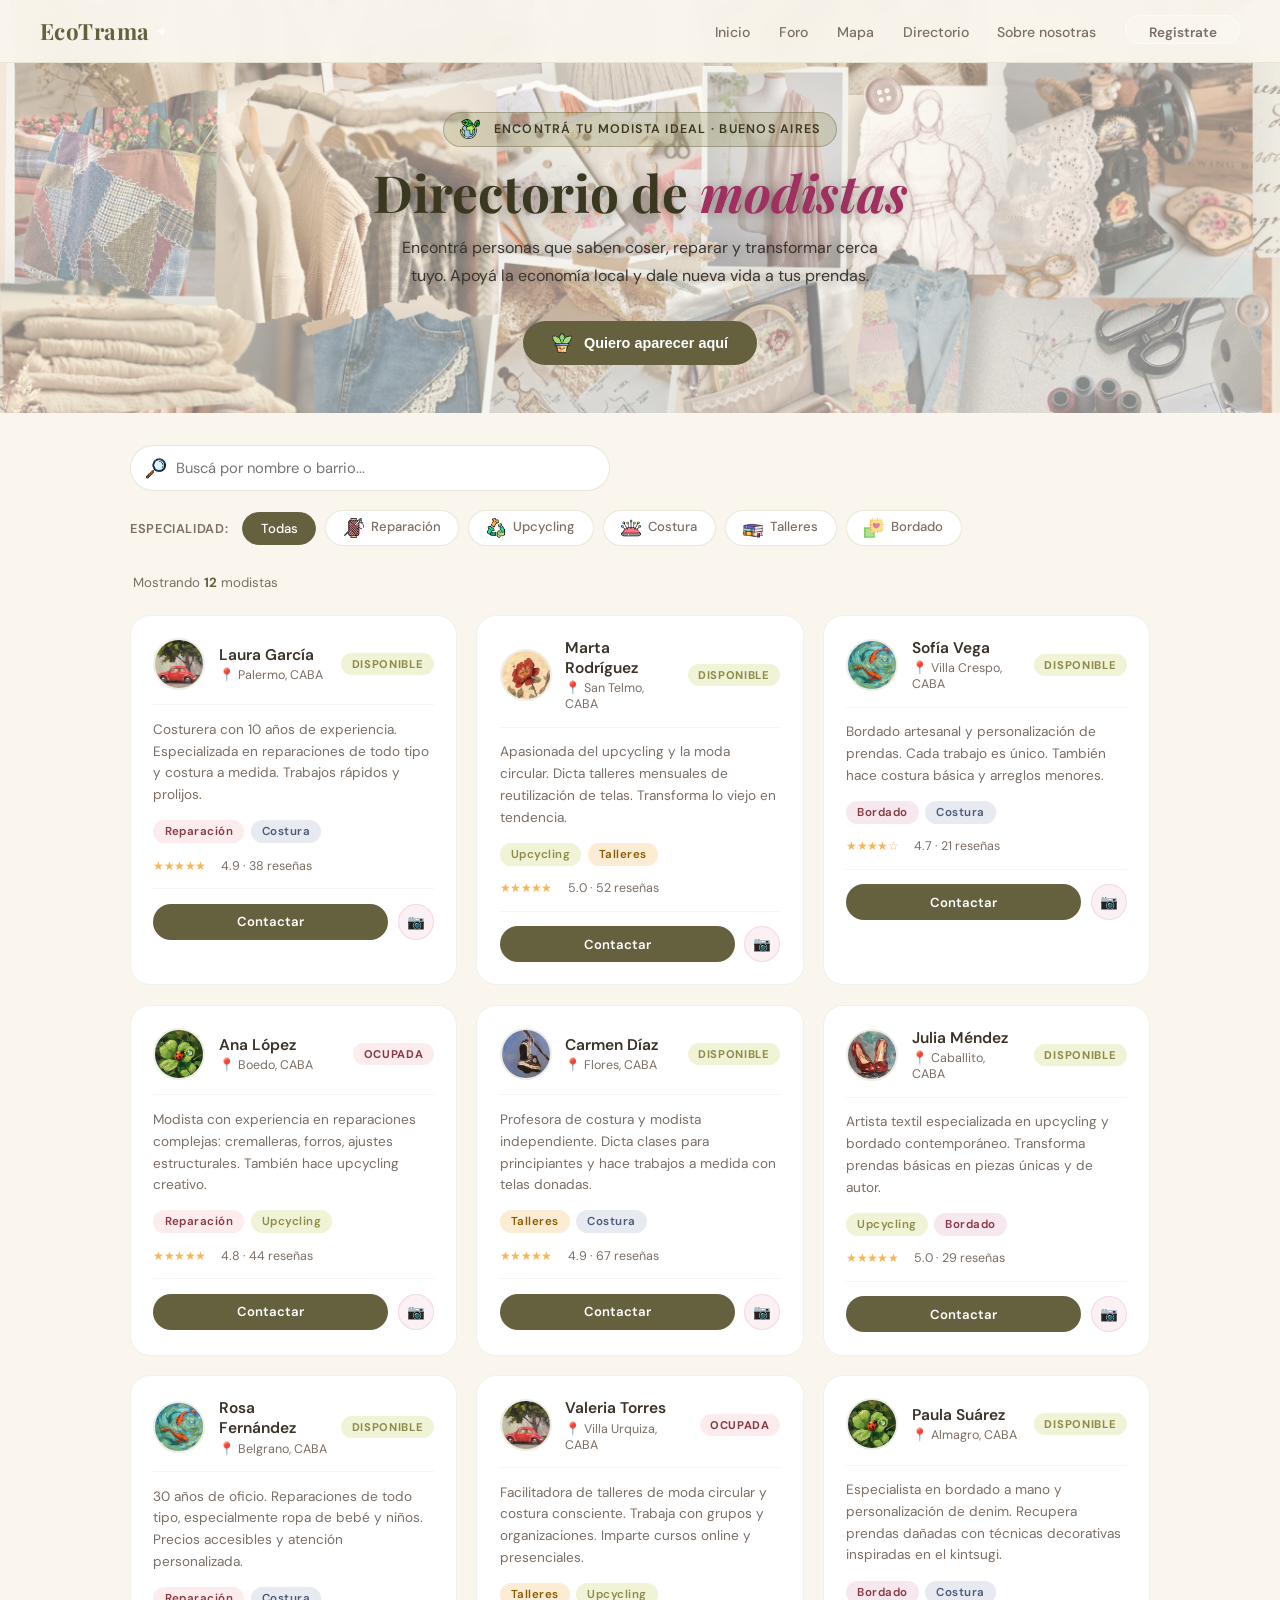
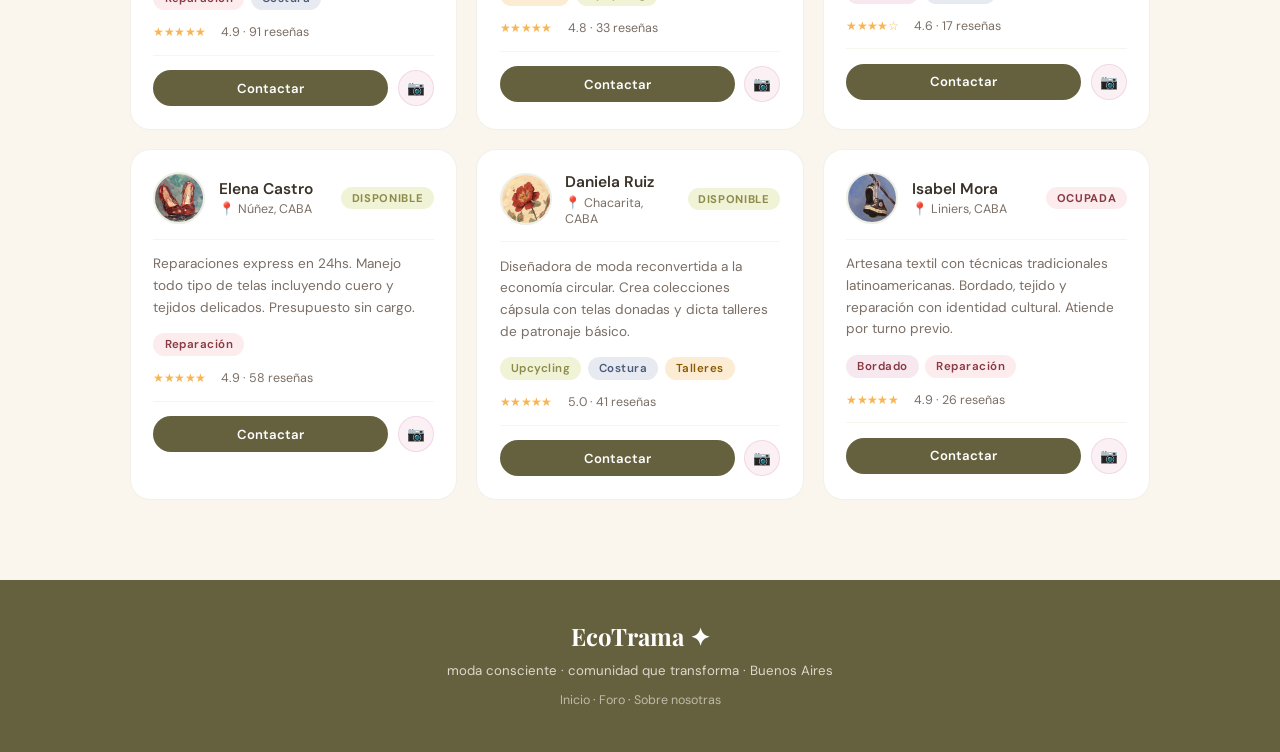
<file: directorio.html>
<!DOCTYPE html>
<html lang="es">
<head>
  <meta charset="UTF-8"/>
  <meta name="viewport" content="width=device-width, initial-scale=1.0"/>
  <title>EcoTrama · Directorio</title>
  <link rel="icon" type="image/png" href="img/boton-manzana.png"/>
  <link rel="stylesheet" href="styles.css"/>
  <link rel="stylesheet" href="directorio.css"/>
  <link href="https://fonts.googleapis.com/css2?family=Playfair+Display:ital,wght@0,700;1,400&family=DM+Sans:wght@300;400;500;600&display=swap" rel="stylesheet"/>
</head>
<body>

<!-- ═══ NAV ═══ -->
<nav>
  <a class="nav-logo" href="index.html">EcoTrama <span>✦</span></a>
  <ul class="nav-links">
    <li><a href="index.html#inicio">Inicio</a></li>
    <li><a href="foro.html">Foro</a></li>
    <li><a href="index.html#mapa">Mapa</a></li>
    <li><a href="directorio.html">Directorio</a></li>
    <li><a href="sobre.html">Sobre nosotras</a></li>
    <li id="navAuthArea">
  <a href="#" class="btn-nav" id="btnRegistroNav"
     onclick="abrirRegistro('registro'); return false;">
    Registrate
  </a>
</li>
  </ul>
  <div class="hamburger" id="hamburger" onclick="toggleMenu()">
    <span></span><span></span><span></span>
  </div>
</nav>

<div class="mobile-menu" id="mobileMenu">
  <a href="index.html#inicio" onclick="toggleMenu()">Inicio</a>
  <a href="foro.html" onclick="toggleMenu()">Foro</a>
  <a href="index.html#mapa" onclick="toggleMenu()">Mapa</a>
  <a href="directorio.html" onclick="toggleMenu()">Directorio</a>
  <a href="sobre.html" onclick="toggleMenu()">Sobre nosotras</a>
  <a href="#" id="btnRegistroMobile"
   onclick="toggleMenu(); abrirRegistro(); return false;"
   class="btn-nav-m">
  Registrate
</a>
  
</div>


<!-- ═══ HEADER ═══ -->
<div class="page-header">
  <div class="page-header-badge"><img src="img/icono-trama.png" style="width:20px; height:auto; vertical-align:middle; margin-right:6px;"/>Encontrá tu modista ideal · Buenos Aires</div>
  <h1>Directorio de <em>modistas</em></h1>
  <p>Encontrá personas que saben coser, reparar y transformar cerca tuyo. Apoyá la economía local y dale nueva vida a tus prendas.</p>
  <button class="btn-registrar" onclick="abrirRegistroModista()">
    <img src="img/icono-planta.png" style="width:20px; height:auto; vertical-align:middle; margin-right:4px;"/> Quiero aparecer aquí
  </button>
</div>


<!-- ═══ CONTROLES ═══ -->
<div class="controls reveal">
  <!-- Búsqueda -->
  <div class="search-box">
    <span class="search-icon"><img src="img/icono-lupa.png" style="width:20px; height:auto; vertical-align:middle; margin-right:4px;"/></span>
    <input type="text" id="searchInput" placeholder="Buscá por nombre o barrio..." oninput="filtrar()"/>
  </div>

  <!-- Filtros -->
  <div class="filtros">
    <span class="filtros-label">Especialidad:</span>
    <button class="filtro-btn active" data-filtro="todos" onclick="setFiltro(this)">Todas</button>
    <button class="filtro-btn" data-filtro="reparacion" onclick="setFiltro(this)"><img src="img/icono-hilo.png" style="width:20px; height:auto; vertical-align:middle; margin-right:4px;"/> Reparación</button>
    <button class="filtro-btn" data-filtro="upcycling" onclick="setFiltro(this)"><img src="img/icono-n4.png" style="width:20px; height:auto; vertical-align:middle; margin-right:4px;"/> Upcycling</button>
    <button class="filtro-btn" data-filtro="costura" onclick="setFiltro(this)"><img src="img/icono-costura.png" style="width:20px; height:auto; vertical-align:middle; margin-right:4px;"/> Costura</button>
    <button class="filtro-btn" data-filtro="talleres" onclick="setFiltro(this)"><img src="img/icono-taller.png" style="width:20px; height:auto; vertical-align:middle; margin-right:4px;"/> Talleres</button>
    <button class="filtro-btn" data-filtro="bordado" onclick="setFiltro(this)"><img src="img/icono-bordar.png" style="width:20px; height:auto; vertical-align:middle; margin-right:4px;"/> Bordado</button>
  </div>
  <div class="resultados-count" id="contador">Mostrando <strong>12</strong> modistas</div>
</div>


<!-- ═══ GRILLA ═══ -->
<div class="grid-wrapper">
  <div class="cards-grid" id="cardsGrid">

    <!-- CARD 1 -->
    <div class="card" data-tags="reparacion costura" data-nombre="laura garcía palermo" data-disponible="si">
      <div class="card-header">
        <img class="avatar" src="img/avatar-auto.png"/>
        <div class="card-nombre">
          <h3>Laura García</h3>
          <span class="ubicacion">📍 Palermo, CABA</span>
        </div>
        <span class="badge-disponible si">Disponible</span>
      </div>
      <p class="card-desc">Costurera con 10 años de experiencia. Especializada en reparaciones de todo tipo y costura a medida. Trabajos rápidos y prolijos.</p>
      <div class="card-tags">
        <span class="tag tag-reparacion">Reparación</span>
        <span class="tag tag-costura">Costura</span>
      </div>
      <div class="card-stats">
        <span class="stars">★★★★★</span>
        <span class="reseñas">4.9 · 38 reseñas</span>
      </div>
      <div class="card-actions">
        <button class="btn-contactar" onclick="abrirModal('Laura García','img/avatar-auto.png','Palermo, CABA','@lauracose','laurag@mail.com')">Contactar</button>
        <a class="btn-ig" href="foro.html" title="Foro">📷</a>
      </div>
    </div>

    <!-- CARD 2 -->
    <div class="card" data-tags="upcycling talleres" data-nombre="marta rodríguez san telmo" data-disponible="si">
      <div class="card-header">
        <img class="avatar" src="img/avatar-flor.png"/>
        <div class="card-nombre">
          <h3>Marta Rodríguez</h3>
          <span class="ubicacion">📍 San Telmo, CABA</span>
        </div>
        <span class="badge-disponible si">Disponible</span>
      </div>
      <p class="card-desc">Apasionada del upcycling y la moda circular. Dicta talleres mensuales de reutilización de telas. Transforma lo viejo en tendencia.</p>
      <div class="card-tags">
        <span class="tag tag-upcycling">Upcycling</span>
        <span class="tag tag-talleres">Talleres</span>
      </div>
      <div class="card-stats">
        <span class="stars">★★★★★</span>
        <span class="reseñas">5.0 · 52 reseñas</span>
      </div>
      <div class="card-actions">
        <button class="btn-contactar" onclick="abrirModal('Marta Rodríguez','img/avatar-flor.png','San Telmo, CABA','@martaupcycle','marta@mail.com')">Contactar</button>
        <a class="btn-ig" href="foro.html" title="Foro">📷</a>
      </div>
    </div>

    <!-- CARD 3 -->
    <div class="card" data-tags="bordado costura" data-nombre="sofía vega villa crespo" data-disponible="si">
      <div class="card-header">
        <img class="avatar" src="img/avatar-peces.png"/>
        <div class="card-nombre">
          <h3>Sofía Vega</h3>
          <span class="ubicacion">📍 Villa Crespo, CABA</span>
        </div>
        <span class="badge-disponible si">Disponible</span>
      </div>
      <p class="card-desc">Bordado artesanal y personalización de prendas. Cada trabajo es único. También hace costura básica y arreglos menores.</p>
      <div class="card-tags">
        <span class="tag tag-bordado">Bordado</span>
        <span class="tag tag-costura">Costura</span>
      </div>
      <div class="card-stats">
        <span class="stars">★★★★☆</span>
        <span class="reseñas">4.7 · 21 reseñas</span>
      </div>
      <div class="card-actions">
        <button class="btn-contactar" onclick="abrirModal('Sofía Vega','img/avatar-peces.png','Villa Crespo, CABA','@sofiaborda','sofia@mail.com')">Contactar</button>
        <a class="btn-ig" href="foro.html" title="Foro">📷</a>
      </div>
    </div>

    <!-- CARD 4 -->
    <div class="card" data-tags="reparacion upcycling" data-nombre="ana lópez boedo" data-disponible="no">
      <div class="card-header">
       <img class="avatar" src="img/avatar-vaquita.png"/>
        <div class="card-nombre">
          <h3>Ana López</h3>
          <span class="ubicacion">📍 Boedo, CABA</span>
        </div>
        <span class="badge-disponible no">Ocupada</span>
      </div>
      <p class="card-desc">Modista con experiencia en reparaciones complejas: cremalleras, forros, ajustes estructurales. También hace upcycling creativo.</p>
      <div class="card-tags">
        <span class="tag tag-reparacion">Reparación</span>
        <span class="tag tag-upcycling">Upcycling</span>
      </div>
      <div class="card-stats">
        <span class="stars">★★★★★</span>
        <span class="reseñas">4.8 · 44 reseñas</span>
      </div>
      <div class="card-actions">
        <button class="btn-contactar" onclick="abrirModal('Ana López','img/avatar-vaquita.png','Boedo, CABA','@anamodista','ana@mail.com')">Contactar</button>
        <a class="btn-ig" href="foro.html" title="Foro">📷</a>
      </div>
    </div>

    <!-- CARD 5 -->
    <div class="card" data-tags="talleres costura" data-nombre="carmen díaz flores" data-disponible="si">
      <div class="card-header">
        <img class="avatar" src="img/avatar-zapatillas.png"/>
        <div class="card-nombre">
          <h3>Carmen Díaz</h3>
          <span class="ubicacion">📍 Flores, CABA</span>
        </div>
        <span class="badge-disponible si">Disponible</span>
      </div>
      <p class="card-desc">Profesora de costura y modista independiente. Dicta clases para principiantes y hace trabajos a medida con telas donadas.</p>
      <div class="card-tags">
        <span class="tag tag-talleres">Talleres</span>
        <span class="tag tag-costura">Costura</span>
      </div>
      <div class="card-stats">
        <span class="stars">★★★★★</span>
        <span class="reseñas">4.9 · 67 reseñas</span>
      </div>
      <div class="card-actions">
        <button class="btn-contactar" onclick="abrirModal('Carmen Díaz','img/avatar-zapatillas.png','Flores, CABA','@carmencose','carmen@mail.com')">Contactar</button>
        <a class="btn-ig" href="foro.html" title="Foro">📷</a>
      </div>
    </div>

    <!-- CARD 6 -->
    <div class="card" data-tags="upcycling bordado" data-nombre="julia méndez caballito" data-disponible="si">
      <div class="card-header">
        <img class="avatar" src="img/avatar-zapatos.png"/>
        <div class="card-nombre">
          <h3>Julia Méndez</h3>
          <span class="ubicacion">📍 Caballito, CABA</span>
        </div>
        <span class="badge-disponible si">Disponible</span>
      </div>
      <p class="card-desc">Artista textil especializada en upcycling y bordado contemporáneo. Transforma prendas básicas en piezas únicas y de autor.</p>
      <div class="card-tags">
        <span class="tag tag-upcycling">Upcycling</span>
        <span class="tag tag-bordado">Bordado</span>
      </div>
      <div class="card-stats">
        <span class="stars">★★★★★</span>
        <span class="reseñas">5.0 · 29 reseñas</span>
      </div>
      <div class="card-actions">
        <button class="btn-contactar" onclick="abrirModal('Julia Méndez','img/avatar-zapatos.png','Caballito, CABA','@juliatextil','julia@mail.com')">Contactar</button>
        <a class="btn-ig" href="foro.html" title="Foro">📷</a>
      </div>
    </div>

    <!-- CARD 7 -->
    <div class="card" data-tags="reparacion costura" data-nombre="rosa fernández belgrano" data-disponible="si">
      <div class="card-header">
        <img class="avatar" src="img/avatar-peces.png"/>
        <div class="card-nombre">
          <h3>Rosa Fernández</h3>
          <span class="ubicacion">📍 Belgrano, CABA</span>
        </div>
        <span class="badge-disponible si">Disponible</span>
      </div>
      <p class="card-desc">30 años de oficio. Reparaciones de todo tipo, especialmente ropa de bebé y niños. Precios accesibles y atención personalizada.</p>
      <div class="card-tags">
        <span class="tag tag-reparacion">Reparación</span>
        <span class="tag tag-costura">Costura</span>
      </div>
      <div class="card-stats">
        <span class="stars">★★★★★</span>
        <span class="reseñas">4.9 · 91 reseñas</span>
      </div>
      <div class="card-actions">
        <button class="btn-contactar" onclick="abrirModal('Rosa Fernández','img/avatar-peces.png','Belgrano, CABA','@rosamodista','rosa@mail.com')">Contactar</button>
        <a class="btn-ig" href="foro.html" title="Foro">📷</a>
      </div>
    </div>

    <!-- CARD 8 -->
    <div class="card" data-tags="talleres upcycling" data-nombre="valeria torres villa urquiza" data-disponible="no">
      <div class="card-header">
        <img class="avatar" src="img/avatar-auto.png"/>
        <div class="card-nombre">
          <h3>Valeria Torres</h3>
          <span class="ubicacion">📍 Villa Urquiza, CABA</span>
        </div>
        <span class="badge-disponible no">Ocupada</span>
      </div>
      <p class="card-desc">Facilitadora de talleres de moda circular y costura consciente. Trabaja con grupos y organizaciones. Imparte cursos online y presenciales.</p>
      <div class="card-tags">
        <span class="tag tag-talleres">Talleres</span>
        <span class="tag tag-upcycling">Upcycling</span>
      </div>
      <div class="card-stats">
        <span class="stars">★★★★★</span>
        <span class="reseñas">4.8 · 33 reseñas</span>
      </div>
      <div class="card-actions">
        <button class="btn-contactar" onclick="abrirModal('Valeria Torres','img/avatar-auto.png','Villa Urquiza, CABA','@valetalleres','vale@mail.com')">Contactar</button>
        <a class="btn-ig" href="foro.html" title="Foro">📷</a>
      </div>
    </div>

    <!-- CARD 9 -->
    <div class="card" data-tags="bordado costura" data-nombre="paula suárez almagro" data-disponible="si">
      <div class="card-header">
        <img class="avatar" src="img/avatar-vaquita.png"/>
        <div class="card-nombre">
          <h3>Paula Suárez</h3>
          <span class="ubicacion">📍 Almagro, CABA</span>
        </div>
        <span class="badge-disponible si">Disponible</span>
      </div>
      <p class="card-desc">Especialista en bordado a mano y personalización de denim. Recupera prendas dañadas con técnicas decorativas inspiradas en el kintsugi.</p>
      <div class="card-tags">
        <span class="tag tag-bordado">Bordado</span>
        <span class="tag tag-costura">Costura</span>
      </div>
      <div class="card-stats">
        <span class="stars">★★★★☆</span>
        <span class="reseñas">4.6 · 17 reseñas</span>
      </div>
      <div class="card-actions">
        <button class="btn-contactar" onclick="abrirModal('Paula Suárez','img/avatar-vaquita.png','Almagro, CABA','@paulaborda','paula@mail.com')">Contactar</button>
        <a class="btn-ig" href="foro.html" title="Foro">📷</a>
      </div>
    </div>

    <!-- CARD 10 -->
    <div class="card" data-tags="reparacion" data-nombre="elena castro núñez" data-disponible="si">
      <div class="card-header">
        <img class="avatar" src="img/avatar-zapatos.png"/>
        <div class="card-nombre">
          <h3>Elena Castro</h3>
          <span class="ubicacion">📍 Núñez, CABA</span>
        </div>
        <span class="badge-disponible si">Disponible</span>
      </div>
      <p class="card-desc">Reparaciones express en 24hs. Manejo todo tipo de telas incluyendo cuero y tejidos delicados. Presupuesto sin cargo.</p>
      <div class="card-tags">
        <span class="tag tag-reparacion">Reparación</span>
      </div>
      <div class="card-stats">
        <span class="stars">★★★★★</span>
        <span class="reseñas">4.9 · 58 reseñas</span>
      </div>
      <div class="card-actions">
        <button class="btn-contactar" onclick="abrirModal('Elena Castro','img/avatar-zapatos.png','Núñez, CABA','@elenacose','elena@mail.com')">Contactar</button>
        <a class="btn-ig" href="foro.html" title="Foro">📷</a>
      </div>
    </div>

    <!-- CARD 11 -->
    <div class="card" data-tags="upcycling costura talleres" data-nombre="daniela ruiz chacarita" data-disponible="si">
      <div class="card-header">
        <img class="avatar" src="img/avatar-flor.png"/>
        <div class="card-nombre">
          <h3>Daniela Ruiz</h3>
          <span class="ubicacion">📍 Chacarita, CABA</span>
        </div>
        <span class="badge-disponible si">Disponible</span>
      </div>
      <p class="card-desc">Diseñadora de moda reconvertida a la economía circular. Crea colecciones cápsula con telas donadas y dicta talleres de patronaje básico.</p>
      <div class="card-tags">
        <span class="tag tag-upcycling">Upcycling</span>
        <span class="tag tag-costura">Costura</span>
        <span class="tag tag-talleres">Talleres</span>
      </div>
      <div class="card-stats">
        <span class="stars">★★★★★</span>
        <span class="reseñas">5.0 · 41 reseñas</span>
      </div>
      <div class="card-actions">
        <button class="btn-contactar" onclick="abrirModal('Daniela Ruiz','img/avatar-flor.png','Chacarita, CABA','@danidesign','dani@mail.com')">Contactar</button>
        <a class="btn-ig" href="foro.html" title="Foro">📷</a>
      </div>
    </div>

    <!-- CARD 12 -->
    <div class="card" data-tags="bordado reparacion" data-nombre="isabel mora liniers" data-disponible="no">
      <div class="card-header">
        <img class="avatar" src="img/avatar-zapatillas.png"/>
        <div class="card-nombre">
          <h3>Isabel Mora</h3>
          <span class="ubicacion">📍 Liniers, CABA</span>
        </div>
        <span class="badge-disponible no">Ocupada</span>
      </div>
      <p class="card-desc">Artesana textil con técnicas tradicionales latinoamericanas. Bordado, tejido y reparación con identidad cultural. Atiende por turno previo.</p>
      <div class="card-tags">
        <span class="tag tag-bordado">Bordado</span>
        <span class="tag tag-reparacion">Reparación</span>
      </div>
      <div class="card-stats">
        <span class="stars">★★★★★</span>
        <span class="reseñas">4.9 · 26 reseñas</span>
      </div>
      <div class="card-actions">
        <button class="btn-contactar" onclick="abrirModal('Isabel Mora','img/avatar-zapatillas.png','Liniers, CABA','@isabelartesana','isabel@mail.com')">Contactar</button>
        <a class="btn-ig" href="foro.html" title="Foro">📷</a>
      </div>
    </div>

    <!-- Estado vacío -->
    <div class="empty-state" id="emptyState" style="display:none;">
      <div class="empty-icon">🪡</div>
      <h3>No encontramos modistas</h3>
      <p>Probá con otro filtro o término de búsqueda.</p>
    </div>

  </div>
</div>


<!-- ═══ MODAL DE CONTACTO ═══ -->
<div class="modal-overlay" id="modalOverlay" onclick="cerrarModal(event)">
  <div class="modal">
    <div class="modal-header">
      <h3>Contactar modista</h3>
      <button class="modal-close" onclick="cerrarModalBtn()">✕</button>
    </div>
    <div class="modal-persona">
      <div class="avatar" id="modalAvatar" style="width:44px;height:44px;font-size:1.2rem;border-radius:50%;display:flex;align-items:center;justify-content:center;background:rgba(247,208,213,.4);border:2px solid rgba(141,139,76,.15);">👩</div>
      <div>
        <h4 id="modalNombre">Laura García</h4>
        <p id="modalUbicacion">Palermo, CABA</p>
      </div>
    </div>
    <div class="contact-options">
      <a class="contact-opt" id="modalWsp" href="#">
        <div class="contact-opt-icon" style="background:rgba(218,224,151,.4);">💬</div>
        <div class="contact-opt-text">
          <strong>WhatsApp</strong>
          <span>Enviá un mensaje directo</span>
        </div>
      </a>
      <a class="contact-opt" id="modalIg" href="foro.html">
        <div class="contact-opt-icon" style="background:rgba(216,138,174,.2);">📷</div>
        <div class="contact-opt-text">
          <strong id="modalIgHandle">@lauracose</strong>
          <span>Ver Foro></span>
        </div>
      </a>
      <a class="contact-opt" id="modalMail" href="#">
        <div class="contact-opt-icon" style="background:rgba(175,184,205,.3);">✉️</div>
        <div class="contact-opt-text">
          <strong id="modalMailAddr">laurag@mail.com</strong>
          <span>Enviar un correo</span>
        </div>
      </a>
    </div>
  </div>
</div>

<!-- ═══ MODAL "QUIERO APARECER AQUÍ" ═══ -->
<div class="modal-overlay" id="modalRegistroOverlay" onclick="cerrarRegistroModal(event)">
  <div class="modal">
    <div id="registro-form-content">
      <div class="modal-header">
        <h3>Sumate al directorio</h3>
        <button class="modal-close" onclick="cerrarRegistroModista()">✕</button>
      </div>

      <div class="form-group">
        <label for="reg-mod-nombre">Nombre</label>
        <input type="text" id="reg-mod-nombre" placeholder="¿Cómo te llamás?"/>
      </div>

      <div class="form-group">
        <label for="reg-mod-wsp">Número de WhatsApp</label>
        <input type="tel" id="reg-mod-wsp" placeholder="Ej: 1122334455"/>
      </div>

      <div class="form-group">
        <label for="reg-mod-desc">Breve descripción</label>
        <textarea id="reg-mod-desc" placeholder="Contanos en qué te especializás..."></textarea>
      </div>

      <div class="form-group">
        <label>¿Qué hacés? (elegí hasta 3)</label>
        <div class="form-hint" id="reg-mod-hint">Podés seleccionar un máximo de 3 categorías</div>
        <div class="categorias-chips" id="categoriasChips">
          <button type="button" class="categoria-chip" data-categoria="reparacion" onclick="toggleCategoria(this)">🧵 Reparación</button>
          <button type="button" class="categoria-chip" data-categoria="upcycling" onclick="toggleCategoria(this)">♻️ Upcycling</button>
          <button type="button" class="categoria-chip" data-categoria="costura" onclick="toggleCategoria(this)">🪡 Costura</button>
          <button type="button" class="categoria-chip" data-categoria="talleres" onclick="toggleCategoria(this)">🎓 Talleres</button>
          <button type="button" class="categoria-chip" data-categoria="bordado" onclick="toggleCategoria(this)">🌸 Bordado</button>
        </div>
      </div>

      <div class="form-error" id="reg-mod-error"></div>

      <button class="btn-enviar-registro" onclick="enviarRegistroModista()">Enviar</button>
    </div>

    <div class="registro-thanks" id="registro-thanks">
      <div class="emoji">🌿</div>
      <h4>¡Gracias, <span id="registro-thanks-nombre"></span>!</h4>
      <p>Recibimos tus datos. Vamos a revisar tu perfil y en breve te vas a poder ver en el directorio.</p>
    </div>
  </div>
</div>

<!-- ═══ FOOTER ═══ -->
<footer>
  <div class="footer-logo">EcoTrama ✦</div>
  <p>moda consciente · comunidad que transforma · Buenos Aires</p>
  <p style="margin-top:.5rem; font-size:.78rem;">
     <a href="index.html">Inicio</a> · <a href="foro.html">Foro</a> · <a href="sobre.html">Sobre nosotras</a>
  </p>
</footer>

<!-- MODAL REGISTRO -->
<div class="modal-overlay" id="modal-registro">
  <div class="modal-box">
    <button class="modal-close" onclick="cerrarRegistro()">✕</button>
    <div id="reg-form-content">
      <div class="modal-icon">🌸</div>
      <h2>Sumate a EcoTrama</h2>
      <p>Creá tu cuenta y empezá a ser parte de la comunidad.</p>
      <div class="field"><label for="reg-nombre">Nombre</label><input type="text" id="reg-nombre" placeholder="¿Cómo te llamás?"/></div>
      <div class="field"><label for="reg-email">Correo electrónico</label><input type="email" id="reg-email" placeholder="tu@correo.com" autocomplete="off"/></div>
      <div class="field"><label for="reg-password">Contraseña</label><input type="password" id="reg-password" placeholder="Mínimo 6 caracteres"/></div>
      <p class="reg-error" id="reg-error"></p>
      <div class="field">
       <label>¿Cómo querés participar?</label>
      <div class="reg-tipo-opciones">
       <label class="tipo-card">
       <input type="radio" name="reg-tipo" value="modista">
      <span class="tipo-card-inner">
       <span class="tipo-icon">🧵</span>
      <span class="tipo-label">Modista</span>
    </span>
  </label>

  <label class="tipo-card">
    <input type="radio" name="reg-tipo" value="usuaria">
    <span class="tipo-card-inner">
      <span class="tipo-icon">👤</span>
      <span class="tipo-label">Usuaria</span>
    </span>
  </label>
</div>
 </div>
    <button class="btn-enviar" onclick="registrar()">Crear cuenta 🌿</button>
    <p class="reg-switch">
       ¿Ya tenés cuenta?
     <a href="#" onclick="mostrarLogin(); return false;">
       Iniciar sesión
    </a>
   </p>
    </div>
    <div id="reg-login-content" style="display:none;">
  <div class="modal-icon">🌿</div>

  <h2>Bienvenida de nuevo</h2>

  <p>Iniciá sesión para seguir siendo parte de la comunidad.</p>

  <div class="field">
    <label for="login-email">Correo electrónico</label>
    <input type="email" id="login-email" placeholder="tu@correo.com">
  </div>

  <div class="field">
    <label for="login-password">Contraseña</label>
    <input type="password" id="login-password" placeholder="Tu contraseña">
  </div>

  <p class="reg-error" id="login-error"></p>

  <button class="btn-enviar" onclick="iniciarSesion()">
    Iniciar sesión 🌱
  </button>

  <p class="reg-switch">
    ¿No tenés cuenta?
    <a href="#" onclick="mostrarRegistro(); return false;">
      Creá una
    </a>
  </p>
</div>
    <div id="reg-thanks" style="display:none; flex-direction:column; align-items:center; text-align:center; padding:1rem 0;">
      <div>
        <div class="ty-icon">🌱</div>
        <h4 style="font-family:Playfair Display,serif;font-size:1.4rem;color:#3a3820;margin:.6rem 0 .4rem;">¡Bienvenida, <span id="reg-thanks-name"></span>!</h4>
        <p style="color:#6b6445;font-size:.92rem;">Tu cuenta fue creada. Ya sos parte de la comunidad EcoTrama.</p>
        <button class="btn-enviar" onclick="cerrarRegistro()" style="margin-top:1.2rem;">Explorar →</button>
      </div>
    </div>
  </div>
</div>

<script>
  // ── Menu mobile ──
  function toggleMenu() {
    document.getElementById('hamburger').classList.toggle('open');
    document.getElementById('mobileMenu').classList.toggle('open');
  }

  // ── Filtros ──
  let filtroActivo = 'todos';

  function setFiltro(btn) {
    document.querySelectorAll('.filtro-btn').forEach(b => b.classList.remove('active'));
    btn.classList.add('active');
    filtroActivo = btn.dataset.filtro;
    filtrar();
  }

  function filtrar() {
    const busqueda = document.getElementById('searchInput').value.toLowerCase();
    const cards = document.querySelectorAll('.card');
    let visibles = 0;

    cards.forEach(card => {
      const tags    = card.dataset.tags || '';
      const nombre  = card.dataset.nombre || '';
      const matchFiltro  = filtroActivo === 'todos' || tags.includes(filtroActivo);
      const matchBusqueda = nombre.includes(busqueda);

      if (matchFiltro && matchBusqueda) {
        card.style.display = '';
        visibles++;
      } else {
        card.style.display = 'none';
      }
    });

    // Estado vacío
    document.getElementById('emptyState').style.display = visibles === 0 ? 'block' : 'none';

    // Contador
    document.getElementById('contador').innerHTML =
      `Mostrando <strong>${visibles}</strong> modista${visibles !== 1 ? 's' : ''}`;
  }

  // ── Modal ──
  function abrirModal(nombre, avatar, ubicacion, ig, mail) {
    document.getElementById('modalNombre').textContent    = nombre;
    document.getElementById('modalAvatar').innerHTML = `<img src="${avatar}" style="width:44px;height:44px;border-radius:50%;object-fit:cover;"/>`;
    document.getElementById('modalUbicacion').textContent = ubicacion;
    document.getElementById('modalIgHandle').textContent  = ig;
    document.getElementById('modalMailAddr').textContent  = mail;
    document.getElementById('modalMail').href = 'mailto:' + mail;
    document.getElementById('modalOverlay').classList.add('open');
    document.body.style.overflow = 'hidden';
  }

  function cerrarModalBtn() {
    document.getElementById('modalOverlay').classList.remove('open');
    document.body.style.overflow = '';
  }

  function cerrarModal(e) {
    if (e.target === document.getElementById('modalOverlay')) cerrarModalBtn();
  }

function cerrarModal(e) {
  if (e.target === document.getElementById('modalOverlay')) cerrarModalBtn();
}

function cerrarModal(e) {
  if (e.target === document.getElementById('modalOverlay')) cerrarModalBtn();
}

// ── Modal "Quiero aparecer aquí" ──
function abrirRegistroModista() {
  document.getElementById('modalRegistroOverlay').classList.add('open');
  document.body.style.overflow = 'hidden';
}

function cerrarRegistroModista() {
  document.getElementById('modalRegistroOverlay').classList.remove('open');
  document.body.style.overflow = '';
  document.getElementById('reg-mod-nombre').value = '';
  document.getElementById('reg-mod-wsp').value = '';
  document.getElementById('reg-mod-desc').value = '';
  document.getElementById('reg-mod-error').textContent = '';
  document.querySelectorAll('.categoria-chip').forEach(c => {
    c.classList.remove('selected');
    c.disabled = false;
  });
  document.getElementById('registro-form-content').style.display = 'block';
  document.getElementById('registro-thanks').style.display = 'none';
}

function cerrarRegistroModal(e) {
  if (e.target === document.getElementById('modalRegistroOverlay')) cerrarRegistroModista();
}

function toggleCategoria(chip) {
  const seleccionados = document.querySelectorAll('.categoria-chip.selected');

  if (chip.classList.contains('selected')) {
    chip.classList.remove('selected');
    document.querySelectorAll('.categoria-chip').forEach(c => c.disabled = false);
    return;
  }

  if (seleccionados.length >=3) return;

  chip.classList.add('selected');

  if (document.querySelectorAll('.categoria-chip.selected').length >= 3) {
    document.querySelectorAll('.categoria-chip:not(.selected)').forEach(c => c.disabled = true);
  }
}

function enviarRegistroModista() {
  const nombre = document.getElementById('reg-mod-nombre').value.trim();
  const wsp    = document.getElementById('reg-mod-wsp').value.trim();
  const desc   = document.getElementById('reg-mod-desc').value.trim();
  const categorias = [...document.querySelectorAll('.categoria-chip.selected')].map(c => c.dataset.categoria);
  const error  = document.getElementById('reg-mod-error');

  if (!nombre || !wsp || !desc) {
    error.textContent = 'Por favor completá nombre, WhatsApp y descripción 🌿';
    return;
  }
  if (!/^\d{6,15}$/.test(wsp.replace(/[\s\-()]/g, ''))) {
    error.textContent = 'Revisá el número de WhatsApp (solo números) 📱';
    return;
  }
  if (categorias.length === 0) {
    error.textContent = 'Elegí al menos 1 categoría 🧵';
    return;
  }

  error.textContent = '';
  document.getElementById('registro-thanks-nombre').textContent = nombre;
  document.getElementById('registro-form-content').style.display = 'none';
  document.getElementById('registro-thanks').style.display = 'block';
}

  // ── Scroll reveal ──
  const observer = new IntersectionObserver(entries => {
    entries.forEach(e => { if (e.isIntersecting) e.target.classList.add('visible'); });
  }, { threshold: .1 });
  document.querySelectorAll('.reveal').forEach(el => observer.observe(el));
</script>

<div id="modal-agregar" style="display:none; position:fixed; inset:0; background:rgba(58,56,32,.55); backdrop-filter:blur(4px); z-index:1000; align-items:center; justify-content:center; padding:1rem;">
  <div style="background:#FAF6EE; border-radius:20px; padding:2.4rem 2rem; width:100%; max-width:440px; position:relative;">
    <button onclick="cerrarFormulario()" style="position:absolute; top:1rem; right:1.1rem; background:none; border:none; font-size:1.1rem; cursor:pointer;">✕</button>
    <h2 style="font-family:'Playfair Display',serif; font-size:1.5rem; margin-bottom:1.2rem;">🪡 Agregar modista</h2>
    <div style="display:flex; flex-direction:column; gap:.8rem;">
      <input id="f-nombre" type="text" placeholder="Nombre completo" style="padding:.7rem 1rem; border-radius:10px; border:1.5px solid #c8bf9e; font-size:.95rem;"/>
      <input id="f-ubicacion" type="text" placeholder="Barrio, CABA" style="padding:.7rem 1rem; border-radius:10px; border:1.5px solid #c8bf9e; font-size:.95rem;"/>
      <textarea id="f-desc" placeholder="Describí tu trabajo..." style="padding:.7rem 1rem; border-radius:10px; border:1.5px solid #c8bf9e; font-size:.95rem; resize:none; height:80px;"></textarea>
      <select id="f-especialidad" style="padding:.7rem 1rem; border-radius:10px; border:1.5px solid #c8bf9e; font-size:.95rem;">
        <option value="reparacion">Reparación</option>
        <option value="costura">Costura</option>
        <option value="upcycling">Upcycling</option>
        <option value="talleres">Talleres</option>
        <option value="bordado">Bordado</option>
      </select>
      <button onclick="agregarModista()" style="background:#65613F; color:white; border:none; padding:.8rem; border-radius:10px; font-size:1rem; cursor:pointer; font-weight:600;">Agregar ✨</button>
    </div>
  </div>
</div>

<script>
function abrirFormulario() {
  document.getElementById('modal-agregar').style.display = 'flex';
}

function cerrarFormulario() {
  document.getElementById('modal-agregar').style.display = 'none';
  document.getElementById('f-nombre').value = '';
  document.getElementById('f-ubicacion').value = '';
  document.getElementById('f-desc').value = '';
}

function agregarModista() {
  const nombre = document.getElementById('f-nombre').value.trim();
  const ubicacion = document.getElementById('f-ubicacion').value.trim();
  const desc = document.getElementById('f-desc').value.trim();
  const especialidad = document.getElementById('f-especialidad').value;

  if (!nombre || !ubicacion || !desc) {
    alert('Por favor completá todos los campos 🌿');
    return;
  }

  const card = document.createElement('div');
  card.className = 'card';
  card.setAttribute('data-tags', especialidad);
  card.setAttribute('data-nombre', nombre.toLowerCase());
  card.setAttribute('data-disponible', 'si');
  card.innerHTML = `
    <div class="card-header">
      <div class="avatar" style="background:rgba(218,224,151,.4);">👩</div>
      <div class="card-nombre">
        <h3>${nombre}</h3>
        <span class="ubicacion">📍 ${ubicacion}</span>
      </div>
      <span class="badge-disponible si">Disponible</span>
    </div>
    <p class="card-desc">${desc}</p>
    <div class="card-tags">
      <span class="tag tag-${especialidad}">${especialidad.charAt(0).toUpperCase() + especialidad.slice(1)}</span>
    </div>
    <div class="card-stats">
      <span class="stars">★★★★★</span>
      <span class="reseñas">Nueva</span>
    </div>
    <div class="card-actions">
      <button class="btn-contactar">Contactar</button>
    </div>
  `;

  document.getElementById('cardsGrid').prepend(card);
  cerrarFormulario();
}
</script>

<script src="js/registro.js"></script>
<script src="js/nav.js"></script>


</body>
</html>
</file>
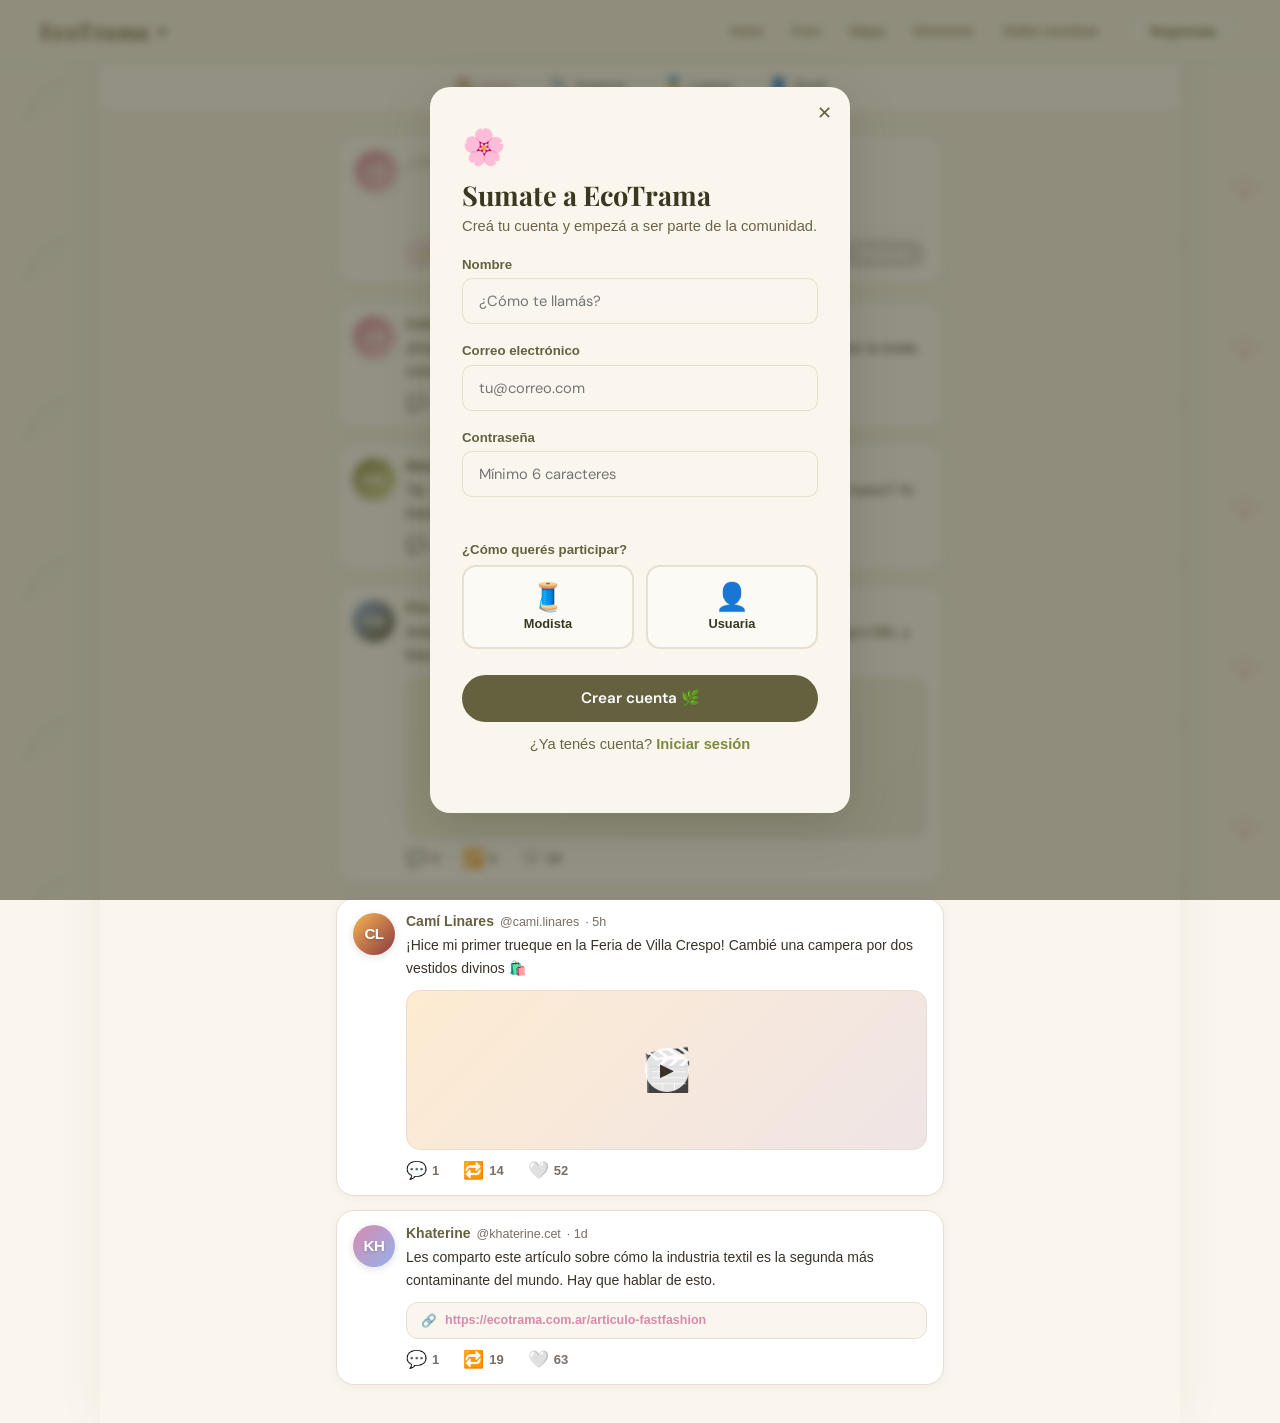
<file: foro.html>
<!DOCTYPE html>
<html lang="es">
<head>
  <meta charset="UTF-8"/>
  <meta name="viewport" content="width=device-width, initial-scale=1.0"/>
  <title>EcoTrama 🌿 foro comunitario</title>
  <link href="https://fonts.googleapis.com/css2?family=Nunito:wght@400;500;600;700&display=swap" rel="stylesheet"/>
  <link href="https://fonts.googleapis.com/css2?family=Playfair+Display:ital,wght@0,700;1,400&family=DM+Sans:wght@300;400;500;600&display=swap" rel="stylesheet"/>
  <link rel="stylesheet" href="styles.css"/>
  <link rel="stylesheet" href="foro.css">
</head>
<body>

<!-- ═══ NAV DEL SITIO  ═══ -->
<nav id="navbar">
  <a class="nav-logo" href="index.html">EcoTrama <span>✦</span></a>
  <ul class="nav-links">
    <li><a href="index.html#inicio">Inicio</a></li>
    <li><a href="foro.html">Foro</a></li>
    <li><a href="index.html#mapa">Mapa</a></li>
    <li><a href="directorio.html">Directorio</a></li>
    <li><a href="sobre.html">Sobre nosotras</a></li>
    <li id="navAuthArea">
      <a href="#" class="btn-nav" id="btnRegistroNav" onclick="abrirRegistro('registro'); return false;">Registrate</a>
    </li>
  </ul>
  <div class="hamburger" id="hamburger" onclick="toggleMenu()">
    <span></span><span></span><span></span>
  </div>
</nav>

<div class="mobile-menu" id="mobileMenu">
  <a href="index.html#inicio" onclick="toggleMenu()">Inicio</a>
  <a href="foro.html" onclick="toggleMenu()">Foro</a>
  <a href="index.html#mapa" onclick="toggleMenu()">Mapa</a>
  <a href="directorio.html" onclick="toggleMenu()">Directorio</a>
  <a href="sobre.html" onclick="toggleMenu()">Sobre nosotras</a>
  <a href="#" id="btnRegistroMobile" onclick="toggleMenu(); abrirRegistro('registro'); return false;" class="btn-nav-m">Registrate</a>
</div>

<div id="app">

  <!-- NAV PRINCIPAL -->
  <nav id="main-nav">
    <button class="nav-btn activo" id="nav-feed"    onclick="irA('feed',this)">
      <span class="nav-icon">🏠</span><span class="nav-label">Inicio</span>
    </button>
    <button class="nav-btn" id="nav-explorar" onclick="irA('explorar',this)">
      <span class="nav-icon">🔍</span><span class="nav-label">Explorar</span>
    </button>
    <button class="nav-btn" id="nav-logros"   onclick="irA('logros',this)">
      <span class="nav-icon">🏅</span><span class="nav-label">Logros</span>
    </button>
    <button class="nav-btn" id="nav-perfil"   onclick="verMiPerfil()">
      <span class="nav-icon">👤</span><span class="nav-label">Perfil</span>
    </button>
  </nav>
 
  <!-- CONTENIDO -->
  <div id="contenido">
 
    <!-- FEED -->
    <div id="vista-feed" class="vista activa">
      <div class="feed-layout">
        <div class="feed-main">
          <!-- Composer -->
          <div id="composer">
            <div class="composer-row">
              <div class="avatar" id="av-composer" style="width:42px;height:42px;font-size:15px;"></div>
              <div style="flex:1">
                <textarea id="composer-textarea" placeholder="¿Qué querés compartir con la comunidad?" maxlength="280" oninput="actualizarComposer()"></textarea>
                <input type="text" id="composer-link-input" placeholder="Pegá el link acá..." />
                <div id="composer-media-placeholder">📎 Seleccioná un archivo (simulado)</div>
                <div class="composer-bottom">
                  <div class="tipo-btns">
                    <button class="tipo-btn activo" onclick="setTipo('texto',this)">📝 Texto</button>
                    <button class="tipo-btn" onclick="setTipo('imagen',this)">📷 Foto</button>
                    <button class="tipo-btn" onclick="setTipo('video',this)">🎬 Video</button>
                    <button class="tipo-btn" onclick="setTipo('link',this)">🔗 Link</button>
                  </div>
                  <div class="composer-right">
                    <span id="char-count">280</span>
                    <button id="btn-publicar" onclick="publicar()" disabled>Publicar</button>
                  </div>
                </div>
              </div>
            </div>
          </div>
 
          <!-- Posts -->
          <div id="lista-posts"></div>
        </div>
      </div>
    </div>
 
    <!-- EXPLORAR -->
    <div id="vista-explorar" class="vista">
      <div id="search-bar">
        <div class="search-inner">
          <span>🔍</span>
          <input id="search-input" type="text" placeholder="Buscar en la comunidad..." oninput="buscar(this.value)" />
        </div>
      </div>
      <div id="lista-usuarias"></div>
    </div>
 
    <!-- LOGROS -->
    <div id="vista-logros" class="vista">
      <div id="logros-header">
        <h2 class="logros-titulo">Mis logros 🏅</h2>
      </div>
      <div id="logros-inner"></div>
    </div>
 
    <!-- PERFIL (vista pública) -->
    <div id="vista-perfil" class="vista">
      <div id="perfil-topbar">
        <button class="btn-volver" onclick="volverDesdePerfil()">←</button>
        <div>
          <div id="perfil-nav-nombre" style="font-weight:700;font-size:15px;color:var(--jungle);"></div>
          <div id="perfil-nav-posts"  style="font-size:12px;color:var(--soft);"></div>
        </div>
      </div>
      <div id="perfil-contenido"></div>
    </div>
 
    <!-- EDITOR DE PERFIL -->
    <div id="vista-editor" class="vista">
      <div id="editor-topbar">
        <button class="btn-cancelar-editor" onclick="cancelarEditor()">← Cancelar</button>
        <span class="editor-titulo">Editar perfil</span>
      </div>
 
      <!-- portada editable -->
      <div class="editor-portada-preview" id="editor-portada-preview" onclick="abrirModalPortada()">
        <div class="editor-portada-overlay">📷 Cambiar portada</div>
      </div>
 
      <!-- avatar + preview info -->
      <div class="editor-preview-info">
        <div style="position:relative;display:inline-block;margin-top:-28px;margin-bottom:8px;">
          <div class="avatar" id="av-editor" style="width:60px;height:60px;font-size:22px;border:3px solid #fff;"></div>
          <div onclick="abrirModalAvatar()" style="position:absolute;bottom:0;right:0;width:24px;height:24px;border-radius:50%;background:var(--jungle);border:2px solid #fff;display:flex;align-items:center;justify-content:center;cursor:pointer;font-size:12px;">📷</div>
          <input type="file" id="input-foto-perfil" accept="image/*" style="display:none" onchange="cargarFotoPerfil(this)"/>
        </div>
        <button class="btn-quitar-foto" id="btn-quitar-foto" onclick="quitarFotoPerfil()">Quitar foto de perfil</button>
        <p id="editor-prev-nombre" style="font-family:Georgia,serif;font-size:16px;color:var(--jungle);font-weight:700;margin-bottom:2px;"></p>
        <p id="editor-prev-bio"    style="font-size:12.5px;color:var(--soft);font-style:italic;margin-top:4px;"></p>
        <p class="foto-tip">📷 Tocá el ícono de cámara para subir tu foto</p>
      </div>
 
      <div class="editor-form">
        <label class="campo-label" for="editor-nombre">Nombre</label>
        <input class="campo-input" type="text" id="editor-nombre" maxlength="40" oninput="actualizarEditorPreview()"/>
 
        <div class="campo-header">
          <label class="campo-label" style="margin-bottom:0">Bio</label>
          <span class="bio-count" id="bio-count">0/100</span>
        </div>
        <textarea class="campo-textarea" id="editor-bio" maxlength="100" rows="3" placeholder="Contale a la comunidad quién sos..." oninput="actualizarEditorPreview()"></textarea>
        <label class="campo-label" for="editor-zona">Ubicación</label>
        <input class="campo-input" type="text" id="editor-zona" maxlength="30" placeholder="Ej: CABA, La Plata..."/>
        <button class="btn-guardar-full" onclick="guardarPerfil()">Guardar cambios</button>
      </div>
 
      <input type="file" id="input-foto-portada" accept="image/*" style="display:none" onchange="cargarFotoPortada(this)"/>
    </div>
 
  </div><!-- /contenido -->
 
</div><!-- /app -->
 
<!-- MODAL PORTADA -->
<div id="modal-portada" onclick="cerrarModalSiOverlay(event)">
  <div class="modal-sheet">
    <div class="modal-header">
      <span class="modal-titulo">Elegí tu portada</span>
      <button class="btn-cerrar-modal" onclick="cerrarModal()">✕</button>
    </div>
    <div class="upload-fila" onclick="document.getElementById('input-foto-portada').click()">
      <span style="font-size:22px">📷</span>
      <div><p>Subir foto desde mi galería</p><p>JPG, PNG — se va a ver como portada</p></div>
    </div>
    <p class="modal-subtitulo">O elegí un degradado</p>
    <div class="portada-grid" id="portada-grid"></div>
  </div>
</div>

<!-- MODAL AVATAR -->
<div id="modal-avatar" onclick="cerrarModalAvatarSiOverlay(event)">
  <div class="modal-sheet">
    <div class="modal-header">
      <span class="modal-titulo">Elegí tu foto de perfil</span>
      <button class="btn-cerrar-modal" onclick="cerrarModalAvatar()">✕</button>
    </div>
    <div class="upload-fila" onclick="document.getElementById('input-foto-perfil').click()">
      <span style="font-size:22px">📷</span>
      <div><p>Subir foto desde mi galería</p><p>JPG, PNG — se va a ver como tu avatar</p></div>
    </div>
    <p class="modal-subtitulo">O elegí una imagen</p>
    <div class="avatar-grid" id="avatar-grid"></div>
  </div>
</div>


<!-- MODAL REGISTRO / LOGIN (igual que en el resto del sitio) -->
<div class="modal-overlay" id="modal-registro">
  <div class="modal-box">
    <button class="modal-close" onclick="cerrarRegistro()">✕</button>
    <div id="reg-form-content">
      <div class="modal-icon">🌸</div>
      <h2>Sumate a EcoTrama</h2>
      <p>Creá tu cuenta y empezá a ser parte de la comunidad.</p>
      <div class="field"><label for="reg-nombre">Nombre</label><input type="text" id="reg-nombre" placeholder="¿Cómo te llamás?"/></div>
      <div class="field"><label for="reg-email">Correo electrónico</label><input type="email" id="reg-email" placeholder="tu@correo.com" autocomplete="off"/></div>
      <div class="field"><label for="reg-password">Contraseña</label><input type="password" id="reg-password" placeholder="Mínimo 6 caracteres"/></div>
      <p class="reg-error" id="reg-error"></p>
      <div class="field">
        <label>¿Cómo querés participar?</label>
        <div class="reg-tipo-opciones">
          <label class="tipo-card">
            <input type="radio" name="reg-tipo" value="modista">
            <span class="tipo-card-inner">
              <span class="tipo-icon">🧵</span>
              <span class="tipo-label">Modista</span>
            </span>
          </label>
          <label class="tipo-card">
            <input type="radio" name="reg-tipo" value="usuaria">
            <span class="tipo-card-inner">
              <span class="tipo-icon">👤</span>
              <span class="tipo-label">Usuaria</span>
            </span>
          </label>
        </div>
      </div>
      <button class="btn-enviar" onclick="registrar()">Crear cuenta 🌿</button>
      <p class="reg-switch">
        ¿Ya tenés cuenta?
        <a href="#" onclick="mostrarLogin(); return false;">Iniciar sesión</a>
      </p>
    </div>
    <div id="reg-login-content" style="display:none;">
      <div class="modal-icon">🌿</div>
      <h2>Bienvenida de nuevo</h2>
      <p>Iniciá sesión para seguir siendo parte de la comunidad.</p>
      <div class="field"><label for="login-email">Correo electrónico</label><input type="email" id="login-email" placeholder="tu@correo.com"></div>
      <div class="field"><label for="login-password">Contraseña</label><input type="password" id="login-password" placeholder="Tu contraseña"></div>
      <p class="reg-error" id="login-error"></p>
      <button class="btn-enviar" onclick="iniciarSesion()">Iniciar sesión 🌱</button>
      <p class="reg-switch">
        ¿No tenés cuenta?
        <a href="#" onclick="mostrarRegistro(); return false;">Creá una</a>
      </p>
    </div>
    <div id="reg-thanks" style="display:none; flex-direction:column; align-items:center; text-align:center; padding:1rem 0;">
      <div>
        <div class="ty-icon">🌱</div>
        <h4 style="font-family:Playfair Display,serif;font-size:1.4rem;color:#3a3820;margin:.6rem 0 .4rem;">¡Bienvenida, <span id="reg-thanks-name"></span>!</h4>
        <p style="color:#6b6445;font-size:.92rem;">Tu cuenta fue creada. Ya sos parte de la comunidad EcoTrama.</p>
        <button class="btn-enviar" onclick="cerrarRegistro()" style="margin-top:1.2rem;">Explorar →</button>
      </div>
    </div>
  </div>
</div>

<script src="js/nav.js"></script>
<script src="js/registro.js"></script>
<script src="js/foro.js"></script>
</body>
</html>
</file>
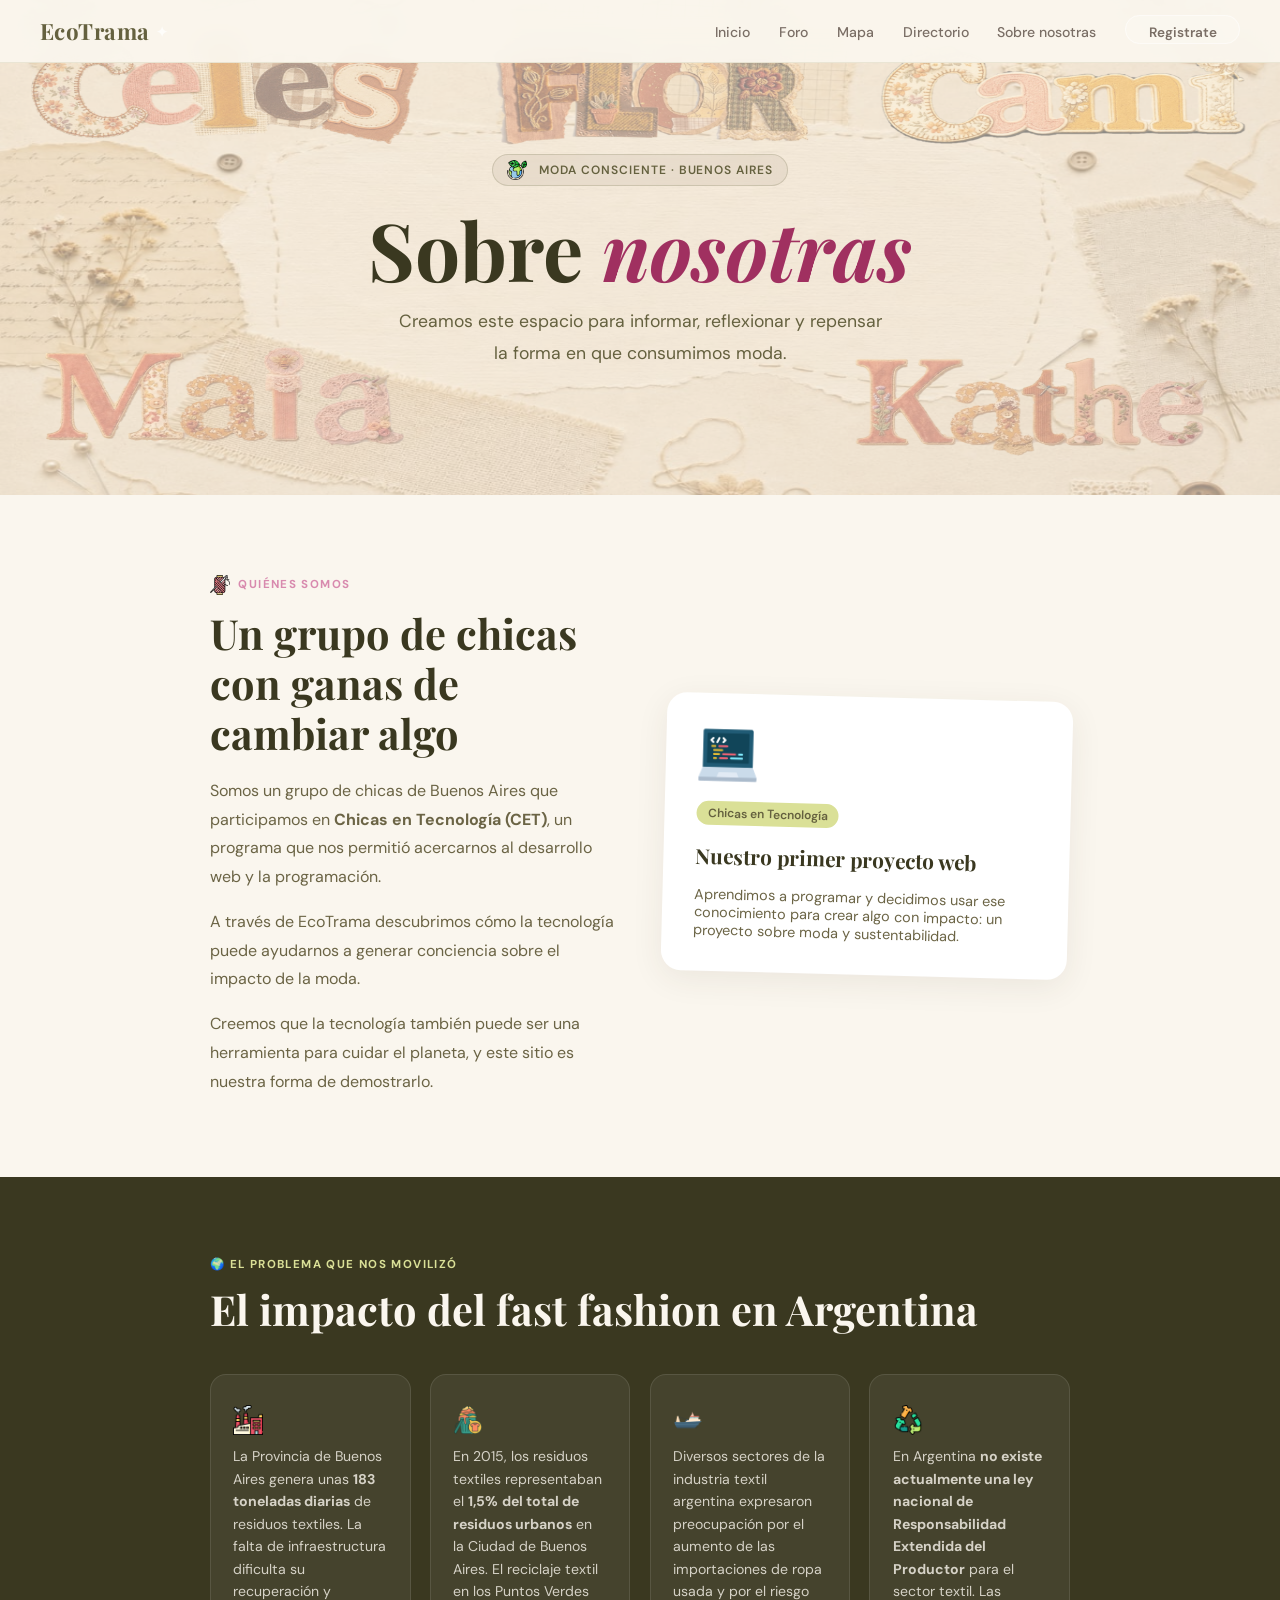
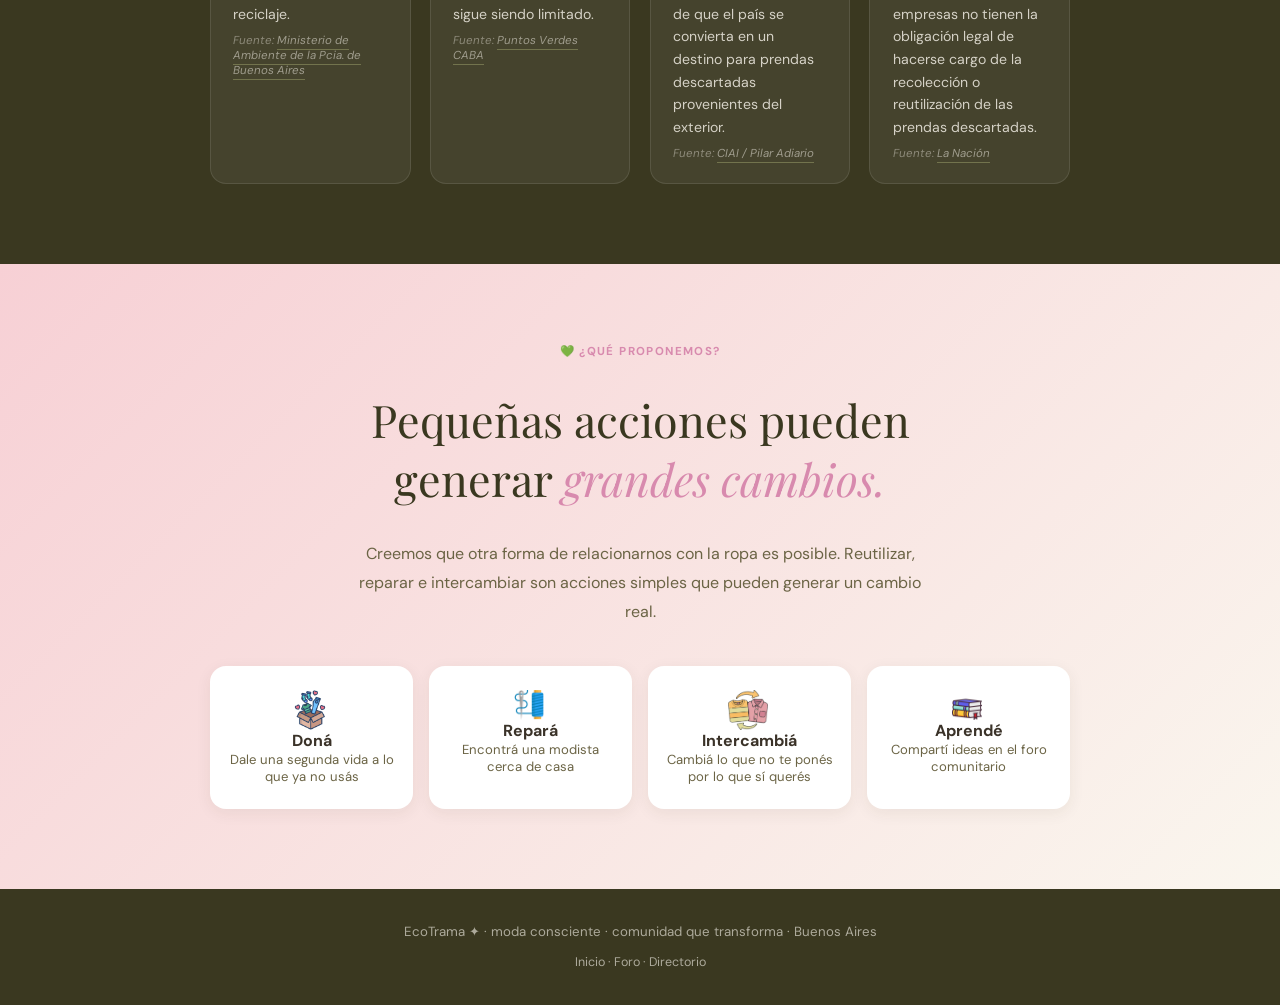
<file: sobre.html>
<!DOCTYPE html>
<html lang="es">
<head>
  <meta charset="UTF-8"/>
  <meta name="viewport" content="width=device-width, initial-scale=1.0"/>
  <title>Sobre Nosotras · EcoTrama</title>
  <link rel="icon" type="image/png" href="img/boton-trebol.png"/>
  <link rel="stylesheet" href="styles.css"/>
  <link rel="stylesheet" href="sobre.css"/>
  <link href="https://fonts.googleapis.com/css2?family=Playfair+Display:ital,wght@0,700;1,400&family=DM+Sans:wght@300;400;500;600&display=swap" rel="stylesheet"/>
</head>
<body>

<!-- Barra de navegacion -->
<nav>
  <a class="nav-logo" href="index.html">EcoTrama <span>✦</span></a>
  <ul class="nav-links">
    <li><a href="index.html#inicio">Inicio</a></li>
    <li><a href="foro.html">Foro</a></li>
    <li><a href="index.html#mapa">Mapa</a></li>
    <li><a href="directorio.html">Directorio</a></li>
    <li><a href="sobre.html">Sobre nosotras</a></li>
 <li id="navAuthArea">
  <a href="#" class="btn-nav" id="btnRegistroNav"
     onclick="abrirRegistro(); return false;">
    Registrate
  </a>
</li>
  </ul>
  <div class="hamburger" id="hamburger" onclick="toggleMenu()">
    <span></span><span></span><span></span>
  </div>
</nav>

<div class="mobile-menu" id="mobileMenu">
  <a href="index.html#inicio" onclick="toggleMenu()">Inicio</a>
  <a href="foro.html#foro" onclick="toggleMenu()">Foro</a>
  <a href="index.html#mapa" onclick="toggleMenu()">Mapa</a>
  <a href="directorio.html" onclick="toggleMenu()">Directorio</a>
  <a href="sobre.html" onclick="toggleMenu()">Sobre nosotras</a>
  <a href="#" id="btnRegistroMobile"
   onclick="toggleMenu(); abrirRegistro(); return false;"
   class="btn-nav-m">
  Registrate
</a> 
</div>

<!-- Sección Principal -->
<div class="hero">
  <img src="img/collage-sobre.png" style="
    position: absolute;
    inset: 0;
    width: 100%;
    height: 100%;
    object-fit: fill;
    object-position: center;
    z-index: 0;
  "/>
   <div style="position:relative; z-index:1;"></div>
  <div class="hero-badge"><img src="img/icono-trama.png" style="width:20px; height:auto; vertical-align:middle; margin-right:6px;"/>Moda consciente · Buenos Aires</div>
  <h1>Sobre <em>nosotras</em></h1>
  <p class="hero-sub">Creamos este espacio para informar, reflexionar y repensar la forma en que consumimos moda.</p>
</div>

<!-- Quiènes somos -->
<section class="seccion-quienes">
  <div class="quienes-inner">
    <div class="reveal">
      <p class="seccion-label"><img src="img/icono-hilo.png" style="width:20px; height:auto; vertical-align:middle; margin-right:4px;"/> Quiénes somos</p>
      <h2 class="seccion-titulo">Un grupo de chicas con ganas de cambiar algo</h2>
      <div class="seccion-texto">
        <p>Somos un grupo de chicas de Buenos Aires que participamos en <strong>Chicas en Tecnología (CET)</strong>, un programa que nos permitió acercarnos al desarrollo web y la programación.</p>
        <p>A través de EcoTrama descubrimos cómo la tecnología puede ayudarnos a generar conciencia sobre el impacto de la moda.</p>
        <p>Creemos que la tecnología también puede ser una herramienta para cuidar el planeta, y este sitio es nuestra forma de demostrarlo.</p>
      </div>
    </div>
    <div class="reveal">
      <div class="deco-card">
        <div class="deco-card-icon"><img src="img/compu-sobre.png" style="width:60px; height:auto; vertical-align:middle; margin-right:4px;"/></div>
        <div class="deco-tag">Chicas en Tecnología</div>
        <h3>Nuestro primer proyecto web</h3>
        <p>Aprendimos a programar y decidimos usar ese conocimiento para crear algo con impacto: un proyecto sobre moda y sustentabilidad.</p>
      </div>
    </div>
  </div>
</section>

<!-- Info/Links -->
<section class="seccion-problema">
  <div class="problema-inner">
    <p class="seccion-label reveal">🌍 El problema que nos movilizó</p>
    <h2 class="seccion-titulo reveal">El impacto del fast fashion en Argentina</h2>
    <div class="datos-grid">
      <div class="dato-card reveal">
        <div class="dato-emoji"><img src="img/icono-n1.png" style="width:30px; height:auto; vertical-align:middle; margin-right:4px;"/></div>
        <p class="dato-texto">La Provincia de Buenos Aires genera unas <strong data-count="570">570</strong> <strong> toneladas diarias</strong> de residuos textiles. La falta de infraestructura dificulta su recuperación y reciclaje. </p>
        <p class="dato-fuente">Fuente: <a href="https://www.ambiente.gba.gob.ar/newsletter/un_nuevo_destino_para_los_residuos_textiles" target="_blank">Ministerio de Ambiente de la Pcia. de Buenos Aires</a></p>
      </div>
      <div class="dato-card reveal">
        <div class="dato-emoji"><img src="img/icono-n2.png" style="width:30px; height:auto; vertical-align:middle; margin-right:4px;"/></div>
        <p class="dato-texto">En 2015, los residuos textiles representaban el <strong data-count="4.7" data-suffix="%">4,7%</strong> <strong> del total de residuos urbanos</strong> en la Ciudad de Buenos Aires. El reciclaje textil en los Puntos Verdes sigue siendo limitado.</p>
        <p class="dato-fuente">Fuente: <a href="https://elgritodelsur.com.ar/2023/06/contaminacion-en-industria-textil-mucha-tela-para-cortar/" target="_blank">Puntos Verdes CABA</a></p>
      </div>
      <div class="dato-card reveal">
        <div class="dato-emoji"><img src="img/icono-n3.png" style="width:30px; height:auto; vertical-align:middle; margin-right:4px;"/></div>
        <p class="dato-texto"> Diversos sectores de la industria textil argentina expresaron preocupación por el aumento de las importaciones de ropa usada y por el riesgo de que el país se convierta en un destino para prendas descartadas provenientes del exterior.</p>
        <p class="dato-fuente">Fuente: <a href="https://www.pilaradiario.com/la-pancha/argentina-un-paso-ser-un-nuevo-basurero-textil-del-mundo-la-invasion-la-ropa-usada-n5467747" target="_blank">CIAI / Pilar Adiario</a></p>
      </div>
      <div class="dato-card reveal">
        <div class="dato-emoji"><img src="img/icono-n4.png" style="width:30px; height:auto; vertical-align:middle; margin-right:4px;"/></div>
        <p class="dato-texto"> En Argentina <strong>no existe actualmente una ley nacional de Responsabilidad Extendida del Productor</strong> para el sector textil. Las empresas no tienen la obligación legal de hacerse cargo de la recolección o reutilización de las prendas descartadas.</p>
        <p class="dato-fuente">Fuente: <a href="https://www.lanacion.com.ar/moda-y-belleza/sustentabilidad-donde-empiezan-los-residuos-textiles-y-como-terminar-con-ellos-nid2266464/" target="_blank">La Nación</a></p>
      </div>
    </div>
  </div>
</section>

<!-- Què proponemos -->
<section class="seccion-propuesta">
  <div class="propuesta-inner">
    <p class="seccion-label reveal">💚 ¿Qué proponemos?</p>
    <p class="frase-grande reveal">
      Pequeñas acciones pueden<br>
     generar <em>grandes cambios.</em>
    </p>
    <p class="seccion-texto reveal" style="max-width:580px;margin:0 auto;">
      Creemos que otra forma de relacionarnos con la ropa es posible. Reutilizar, reparar e intercambiar son acciones simples que pueden generar un cambio real.
    </p>
     <div class="propuesta-cards">
      <div class="prop-card reveal">
        <div class="prop-card-icon"><img src="img/icono-donar.png" style="width:40px; height:auto; vertical-align:middle; margin-right:4px;"/></div>
        <h4>Doná</h4>
        <p>Dale una segunda vida a lo que ya no usás</p>
      </div>
      <div class="prop-card reveal">
        <div class="prop-card-icon"><img src="img/icono-repara.png" style="width:30px; height:auto; vertical-align:middle; margin-right:4px;"/></div>
        <h4>Repará</h4>
        <p>Encontrá una modista cerca de casa</p>
      </div>
      <div class="prop-card reveal">
        <div class="prop-card-icon"><img src="img/icono-intercambio2.png" style="width:40px; height:auto; vertical-align:middle; margin-right:4px;"/></div>
        <h4>Intercambiá</h4>
        <p>Cambiá lo que no te ponés por lo que sí querés</p>
      </div>
      <div class="prop-card reveal">
        <div class="prop-card-icon"><img src="img/icono-taller.png" style="width:30px; height:auto; vertical-align:middle; margin-right:4px;"/></div>
        <h4>Aprendé</h4>
        <p>Compartí ideas en el foro comunitario</p>
      </div>
    </div>
  </div>
</section>



<!-- Pie de página -->
<footer>
  <p>EcoTrama ✦ · moda consciente · comunidad que transforma · Buenos Aires</p>
   <p style="margin-top:.5rem; font-size:.78rem;">
    <a href="index.html">Inicio</a> · <a href="foro.html">Foro</a> · <a href="directorio.html">Directorio</a>
  </p>
</footer>

<!-- MODAL REGISTRO -->
<div class="modal-overlay" id="modal-registro">
  <div class="modal-box">
    <button class="modal-close" onclick="cerrarRegistro()">✕</button>
    <div id="reg-form-content">
      <div class="modal-icon">🌸</div>
      <h2>Sumate a EcoTrama</h2>
      <p>Creá tu cuenta y empezá a ser parte de la comunidad.</p>
      <div class="field"><label for="reg-nombre">Nombre</label><input type="text" id="reg-nombre" placeholder="¿Cómo te llamás?"/></div>
      <div class="field"><label for="reg-email">Correo electrónico</label><input type="email" id="reg-email" placeholder="tu@correo.com" autocomplete="off"/></div>
      <div class="field"><label for="reg-password">Contraseña</label><input type="password" id="reg-password" placeholder="Mínimo 6 caracteres"/></div>
      <p class="reg-error" id="reg-error"></p>
      <div class="field">
       <label>¿Cómo querés participar?</label>
      <div class="reg-tipo-opciones">
       <label class="tipo-card">
       <input type="radio" name="reg-tipo" value="modista">
      <span class="tipo-card-inner">
       <span class="tipo-icon">🧵</span>
      <span class="tipo-label">Modista</span>
    </span>
  </label>

  <label class="tipo-card">
    <input type="radio" name="reg-tipo" value="usuaria">
    <span class="tipo-card-inner">
      <span class="tipo-icon">👤</span>
      <span class="tipo-label">Usuaria</span>
    </span>
  </label>
</div>
 </div>
    <button class="btn-enviar" onclick="registrar()">Crear cuenta 🌿</button>
    <p class="reg-switch">
       ¿Ya tenés cuenta?
     <a href="#" onclick="mostrarLogin(); return false;">
       Iniciar sesión
    </a>
   </p>
    </div>
    <div id="reg-login-content" style="display:none;">
  <div class="modal-icon">🌿</div>

  <h2>Bienvenida de nuevo</h2>

  <p>Iniciá sesión para seguir siendo parte de la comunidad.</p>

  <div class="field">
    <label for="login-email">Correo electrónico</label>
    <input type="email" id="login-email" placeholder="tu@correo.com">
  </div>

  <div class="field">
    <label for="login-password">Contraseña</label>
    <input type="password" id="login-password" placeholder="Tu contraseña">
  </div>

  <p class="reg-error" id="login-error"></p>

  <button class="btn-enviar" onclick="iniciarSesion()">
    Iniciar sesión 🌱
  </button>

  <p class="reg-switch">
    ¿No tenés cuenta?
    <a href="#" onclick="mostrarRegistro(); return false;">
      Creá una
    </a>
  </p>
</div>
    <div id="reg-thanks" style="display:none; flex-direction:column; align-items:center; text-align:center; padding:1rem 0;">
      <div>
        <div class="ty-icon">🌱</div>
        <h4 style="font-family:Playfair Display,serif;font-size:1.4rem;color:#3a3820;margin:.6rem 0 .4rem;">¡Bienvenida, <span id="reg-thanks-name"></span>!</h4>
        <p style="color:#6b6445;font-size:.92rem;">Tu cuenta fue creada. Ya sos parte de la comunidad EcoTrama.</p>
        <button class="btn-enviar" onclick="cerrarRegistro()" style="margin-top:1.2rem;">Explorar →</button>
      </div>
    </div>
  </div>
</div>

<script>
  // ── Menú mobile ──
  function toggleMenu() {
    document.getElementById('hamburger').classList.toggle('open');
    document.getElementById('mobileMenu').classList.toggle('open');
  }
</script>

<script>
  // Reveal al hacer scroll
  const observer = new IntersectionObserver((entries) => {
    entries.forEach(e => {
      if (e.isIntersecting) {
        e.target.classList.add('visible');
        observer.unobserve(e.target);
      }
    });
  }, { threshold: 0.15 });
  document.querySelectorAll('.reveal').forEach(el => observer.observe(el));
</script>

<script>
  const counters = document.querySelectorAll('[data-count]');
  const counterObserver = new IntersectionObserver(entries => {
    entries.forEach(entry => {
      if (!entry.isIntersecting) return;
      const el = entry.target;
      const target = parseFloat(el.dataset.count);
      const suffix = el.dataset.suffix || '';
      const isDecimal = target % 1 !== 0;
      let start = 0;
      const duration = 1500;
      const step = timestamp => {
        if (!start) start = timestamp;
        const progress = Math.min((timestamp - start) / duration, 1);
        const value = progress * target;
        el.textContent = (isDecimal ? value.toFixed(1).replace('.', ',') : Math.floor(value)) + suffix;
        if (progress < 1) requestAnimationFrame(step);
        else el.textContent = (isDecimal ? target.toFixed(1).replace('.', ',') : target) + suffix;
      };
      requestAnimationFrame(step);
      counterObserver.unobserve(el);
    });
  }, { threshold: 0.5 });
  counters.forEach(el => counterObserver.observe(el));
</script>

<script src="js/nav.js"></script>
<script src="js/registro.js"></script>

</body>
</html>
</file>
<file: styles.css>
*, *::before, *::after { box-sizing: border-box; margin: 0; padding: 0; }

:root {
  --cloud:      #FAF6EE;
  --peony:      #F7D0D5;
  --dusty-rose: #D88AAE;
  --sky:        #AFB8CD;
  --pistachio:  #DAE097;
  --grass:      #8D8B4C;
  --jungle:     #65613F;
  --burgundy:   #893941;
  --orange:     #F8B553;
  --sky-blue:   #94B2ED;
  --text:       #3a3228;
  --text-soft:  #7a6e65;
  --cacao:      #3a3820;
}

html { scroll-behavior: smooth; }

body {
  background: var(--cloud);
  color: var(--text);
  font-family: 'DM Sans', sans-serif;
  overflow-x: hidden;
}

/* ── NAV ── */
nav {
  position: fixed; top: 0; width: 100%; z-index: 300;
  background: rgba(250,246,238,.0);
  backdrop-filter: blur(0px);
  border-bottom: 1px solid transparent;
  display: flex; align-items: center; justify-content: space-between;
  padding: 1rem 2.5rem;
  transition: background .4s, backdrop-filter .4s, border-color .4s, box-shadow .4s;
}
nav.scrolled {
  background: rgba(250,246,238,.95);
  backdrop-filter: blur(12px);
  border-color: rgba(141,139,76,.15);
  box-shadow: 0 4px 20px rgba(101,97,63,.1);
}
/* En hero (sin scroll) los links son blancos para contraste */
nav:not(.scrolled) .nav-logo { color: #fff; }
nav:not(.scrolled) .nav-logo span { color: rgba(255,255,255,.7); }
nav:not(.scrolled) .nav-links a { color: rgba(255,255,255,.85); }
nav:not(.scrolled) .nav-links a:hover { color: #fff; }
nav:not(.scrolled) .btn-nav { background: rgba(255,255,255,.2); border: 1.5px solid rgba(255,255,255,.5); }
nav:not(.scrolled) .hamburger span { background: #fff; }

.nav-logo {
  font-family: 'Playfair Display', serif;
  font-weight: 700; font-size: 1.4rem;
  color: var(--jungle); letter-spacing: .02em;
  display: flex; align-items: center; gap: .4rem;
  text-decoration: none; transition: color .4s;
}
.nav-logo span { font-size: .85rem; color: var(--dusty-rose); transition: color .4s; }

.nav-links { list-style: none; display: flex; gap: 1.8rem; align-items: center; }
.nav-links a {
  text-decoration: none; font-size: .88rem; font-weight: 500;
  color: var(--text-soft); transition: color .2s;
  position: relative; padding-bottom: 2px;
}
.nav-links a::after {
  content: ''; position: absolute; bottom: 0; left: 0;
  width: 0; height: 1.5px; background: var(--dusty-rose);
  transition: width .25s ease;
}
nav.scrolled .nav-links a:hover { color: var(--jungle); }
nav.scrolled .nav-links a:hover::after { width: 100%; }

.btn-nav {
  background: var(--jungle); color: #fff !important;
  padding: .5rem 1.4rem; border-radius: 999px;
  font-weight: 600 !important; font-size: .85rem !important;
  transition: background .2s, transform .15s !important;
}
nav.scrolled .btn-nav { background: var(--jungle); }
.btn-nav::after { display: none !important; }
.btn-nav:hover { background: var(--burgundy) !important; transform: translateY(-1px); }

/* ── BADGE DE USUARIA LOGUEADA (reemplaza el botón Registrate) ── */
.nav-user-badge {
  display: inline-flex;
  align-items: center;
  gap: 6px;
  background: var(--jungle);
  color: #fff !important;
  padding: .45rem 1rem;
  border-radius: 999px;
  font-size: .85rem;
  font-weight: 600;
  cursor: pointer;
  transition: background .2s;
}
.nav-user-badge:hover { background: var(--burgundy); }
.nav-user-tipo {
  background: rgba(255,255,255,.25);
  padding: .1rem .55rem;
  border-radius: 999px;
  font-size: .72rem;
  font-weight: 700;
}

/* Hamburger */
.hamburger {
  display: none; flex-direction: column; gap: 5px;
  cursor: pointer; padding: 4px;
}
.hamburger span {
  width: 24px; height: 2px; background: var(--jungle);
  border-radius: 2px; transition: all .3s;
}
.hamburger.open span:nth-child(1) { transform: translateY(7px) rotate(45deg); }
.hamburger.open span:nth-child(2) { opacity: 0; }
.hamburger.open span:nth-child(3) { transform: translateY(-7px) rotate(-45deg); }

.mobile-menu {
  display: none; position: fixed; top: 64px; left: 0; right: 0;
  background: rgba(250,246,238,.98); backdrop-filter: blur(12px);
  padding: 1.5rem 2rem; z-index: 299;
  border-bottom: 1px solid rgba(141,139,76,.15);
  flex-direction: column; gap: 1rem;
}
.mobile-menu.open { display: flex; }
.mobile-menu a {
  text-decoration: none; font-size: 1rem; font-weight: 500;
  color: var(--text); padding: .5rem 0;
  border-bottom: 1px solid rgba(141,139,76,.1);
}
.mobile-menu .btn-nav-m {
  margin-top: .5rem; background: var(--jungle); color: #fff;
  padding: .75rem 1.4rem; border-radius: 999px; font-weight: 600;
  text-align: center;
}

/* ══════════════════════════════════════
   HERO + CARRUSEL INTEGRADO
   El carrusel ES el hero. Ocupa 100vh.
   El texto flota encima en el centro.
══════════════════════════════════════ */
.hero-carousel {
  position: relative;
  height: 100vh; min-height: 500px;
  overflow: hidden;
  display: flex; align-items: center; justify-content: center;
}

/* ── Slides de fondo ── */
.carousel-track {
  position: absolute; inset: 0;
  display: flex;
  transition: transform .7s cubic-bezier(.4,0,.2,1);
  will-change: transform;
}
.carousel-slide {
  min-width: 100%; height: 100%;
  position: relative; overflow: hidden;
}
.slide-bg-css {
  position: absolute; inset: 0;
  display: flex; align-items: center; justify-content: center;
  font-size: 12rem; transition: transform 8s ease;
}
.hero-carousel:hover .carousel-slide:not([style*="display:none"]) .slide-bg-css {
  transform: scale(1.04);
}
/* Overlay oscuro para legibilidad del texto */
.slide-overlay {
  position: absolute; inset: 0;
  background: linear-gradient(
    to bottom,
    rgba(30,27,20,.45) 0%,
    rgba(30,27,20,.55) 50%,
    rgba(30,27,20,.7) 100%
  );
}

/* Labels de sección abajo a la izquierda */
.slide-label {
  position: absolute; bottom: 5rem; left: 3rem;
  z-index: 3; color: rgba(255,255,255,.6);
  font-size: .75rem; font-weight: 700;
  letter-spacing: .15em; text-transform: uppercase;
}

/* ── Contenido central sobre el carrusel ── */
.hero-content {
  position: relative; z-index: 10;
  display: flex; flex-direction: column;
  align-items: center; text-align: center;
  padding: 0 1.5rem;
  max-width: 780px;
}

.hero-badge {
  display: inline-flex; align-items: center; gap: .5rem;
  background: rgba(255,255,255,.15); border: 1px solid rgba(255,255,255,.3);
  backdrop-filter: blur(8px);
  color: #fff; border-radius: 999px;
  padding: .4rem 1.1rem; font-size: .78rem; font-weight: 600;
  letter-spacing: .1em; text-transform: uppercase;
  margin-bottom: 1.5rem;
  animation: fadeUp .8s ease both;
}

.hero-title {
  font-family: 'Playfair Display', serif;
  font-size: clamp(2.6rem, 6vw, 4.8rem);
  font-weight: 700; line-height: 1.1;
  color: #fff;
  margin-bottom: 1.2rem;
  animation: fadeUp .8s .15s ease both;
  text-shadow: 0 2px 20px rgba(0,0,0,.3);
}
.hero-title em { font-style: italic; color: var(--peony); }

.hero-sub {
  font-size: 1.05rem; line-height: 1.8;
  color: rgba(255,255,255,.88); text-align: center;
  max-width: 500px; margin-bottom: 2.2rem;
  animation: fadeUp .8s .3s ease both;
}

.hero-btns {
  display: flex; gap: 1rem; flex-wrap: wrap; justify-content: center;
  animation: fadeUp .8s .45s ease both;
}
.btn {
  display: inline-block; padding: .8rem 2rem;
  border-radius: 999px; font-size: .92rem; font-weight: 600;
  font-family: 'DM Sans', sans-serif;
  text-decoration: none; cursor: pointer; border: none;
  transition: transform .2s, box-shadow .2s;
}
.btn:hover { transform: translateY(-2px); box-shadow: 0 8px 24px rgba(0,0,0,.2); }
.btn-primary { background: #fff; color: var(--jungle); }
.btn-secondary { background: rgba(255,255,255,.15); color: #fff; border: 2px solid rgba(255,255,255,.6); backdrop-filter: blur(6px); }
.btn-map { background: var(--dusty-rose); color: #fff; }

@keyframes fadeUp {
  from { opacity: 0; transform: translateY(20px); }
  to   { opacity: 1; transform: translateY(0); }
}

/* ── Controles del carrusel ── */
.carousel-arrow {
  position: absolute; top: 50%; transform: translateY(-50%);
  width: 46px; height: 46px; border-radius: 50%;
  background: rgba(255,255,255,.15); backdrop-filter: blur(8px);
  border: 1.5px solid rgba(255,255,255,.3);
  color: #fff; font-size: 1.1rem;
  display: flex; align-items: center; justify-content: center;
  cursor: pointer; z-index: 10;
  transition: background .2s, transform .2s;
}
.carousel-arrow:hover { background: rgba(255,255,255,.3); transform: translateY(-50%) scale(1.08); }
.arrow-prev { left: 1.5rem; }
.arrow-next { right: 1.5rem; }

/* Dots abajo al centro */
.carousel-dots {
  position: absolute; bottom: 1.8rem; left: 50%; transform: translateX(-50%);
  display: flex; gap: .55rem; z-index: 10;
}
.dot {
  width: 8px; height: 8px; border-radius: 999px;
  background: rgba(255,255,255,.4); cursor: pointer;
  transition: width .3s, background .3s;
  border: none; padding: 0;
}
.dot.active { width: 26px; background: #fff; }

/* Scroll hint */
.scroll-hint {
  position: absolute; bottom: 1.6rem; right: 2rem;
  color: rgba(255,255,255,.5); font-size: .72rem;
  letter-spacing: .1em; text-transform: uppercase;
  display: flex; align-items: center; gap: .4rem; z-index: 10;
  animation: bounceY 2s ease-in-out infinite;
}
@keyframes bounceY {
  0%,100% { transform: translateY(0); }
  50%      { transform: translateY(5px); }
}

/* ── SECCIÓN INFO ── */
.section-info {
  padding: 5rem 2.5rem;
  max-width: 1100px; margin: 0 auto;
  display: grid; grid-template-columns: 1fr 1fr;
  gap: 4rem; align-items: center;
}
.info-text h2 {
  font-family: 'Playfair Display', serif;
  font-size: clamp(1.8rem, 3.5vw, 2.6rem);
  color: var(--jungle); margin-bottom: 1.2rem; line-height: 1.2;
}
.info-text h2 em { font-style: italic; color: var(--dusty-rose); }
.info-text p {
  color: var(--text-soft); line-height: 1.85; font-size: .97rem;
  margin-bottom: 1.5rem;
}
.info-features { list-style: none; display: flex; flex-direction: column; gap: .75rem; }
.info-features li {
  display: flex; align-items: center; gap: .75rem;
  font-size: .93rem; color: var(--text);
}
.feat-dot {
  width: 28px; height: 28px; border-radius: 50%;
  display: flex; align-items: center; justify-content: center;
  font-size: .85rem; flex-shrink: 0;
}
.info-visual {
  display: grid; grid-template-columns: 1fr 1fr;
  gap: 1rem;
}
.info-card {
  background: #fff; border-radius: 16px;
  padding: 1.5rem; text-align: center;
  border: 1.5px solid rgba(141,139,76,.12);
  box-shadow: 0 4px 16px rgba(0,0,0,.04);
  transition: transform .25s, box-shadow .25s;
}
.info-card:hover { transform: translateY(-4px); box-shadow: 0 8px 24px rgba(0,0,0,.08); }
.info-card:nth-child(1) { background: rgba(247,208,213,.25); }
.info-card:nth-child(2) { background: rgba(218,224,151,.25); margin-top: 1.5rem; }
.info-card:nth-child(3) { background: rgba(175,184,205,.25); margin-top: -1.5rem; }
.info-card:nth-child(4) { background: rgba(248,181,83,.15); }
.info-card-icon { font-size: 2.2rem; margin-bottom: .6rem; }
.info-card h4 { font-size: .88rem; font-weight: 600; color: var(--jungle); margin-bottom: .3rem; }
.info-card p { font-size: .78rem; color: var(--text-soft); line-height: 1.5; }

/* ── MENSAJE ── */
.section-msg {
  padding: 5rem 2.5rem;
  background: rgba(247,208,213,.1);
}
.msg-inner { max-width: 700px; margin: 0 auto; text-align: center; }
.msg-inner h2 {
  font-family: 'Playfair Display', serif;
  font-size: clamp(1.8rem, 3.5vw, 2.4rem);
  color: var(--jungle); margin-bottom: .8rem;
}
.msg-inner p { color: var(--text-soft); font-size: .97rem; line-height: 1.8; margin-bottom: 2rem; }
.form-box {
  background: #fff; border-radius: 20px;
  padding: 2rem; text-align: left;
  border: 1.5px solid rgba(141,139,76,.12);
  box-shadow: 0 6px 24px rgba(0,0,0,.06);
}
.field { margin-bottom: 1.2rem; }
.field label { display: block; font-size: .83rem; font-weight: 600; color: var(--jungle); margin-bottom: .4rem; }
.field input:not([type="radio"]):not([type="checkbox"]), .field textarea {
  width: 100%;
  padding: .75rem 1rem;
  border: 1.5px solid rgba(141,139,76,.2);
  border-radius: 10px;
  background: var(--cloud);
  color: var(--text);
  font-family: 'DM Sans', sans-serif;
  font-size: .92rem;
  transition: border-color .2s;
  outline: none;
}
}
.field input:focus, .field textarea:focus { border-color: var(--dusty-rose); }
.field textarea { height: 110px; }
.btn-enviar {
  width: 100%; padding: .85rem;
  background: var(--jungle); color: #fff;
  border: none; border-radius: 999px;
  font-family: 'DM Sans', sans-serif; font-size: .95rem; font-weight: 600;
  cursor: pointer; transition: background .2s, transform .15s;
}
.btn-enviar:hover { background: var(--burgundy); transform: translateY(-1px); }
.form-thanks { display: none; text-align: center; padding: 1.5rem 0; }
.form-thanks .ty-icon { font-size: 3rem; margin-bottom: .8rem; }
.form-thanks h4 { font-family: 'Playfair Display', serif; font-size: 1.4rem; color: var(--jungle); }
.form-thanks p { color: var(--text-soft); margin-top: .4rem; }

/* ── FOOTER ── */
footer {
  background: var(--jungle); color: rgba(250,246,238,.8);
  text-align: center; padding: 2.5rem;
}
.footer-logo { font-family: 'Playfair Display', serif; font-size: 1.5rem; font-weight: 700; color: #fff; margin-bottom: .5rem; }
footer p { font-size: .83rem; line-height: 1.7; }
footer a { color: rgba(250,246,238,.6); text-decoration: none; }

/* ── REVEAL ── */
.reveal { opacity: 0; transform: translateY(24px); transition: opacity .6s ease, transform .6s ease; }
.reveal.visible { opacity: 1; transform: none; }

/* ── RESPONSIVE ── */
@media (max-width: 768px) {
  nav { padding: .8rem 1.2rem; }
  .nav-links { display: none; }
  .hamburger { display: flex; }

  .hero-carousel { height: 70svh; }
  .hero-title { font-size: clamp(2rem, 9vw, 2.8rem); }
  .hero-sub { font-size: .95rem; }
  .carousel-arrow { width: 38px; height: 38px; font-size: .9rem; }
  .arrow-prev { left: .8rem; }
  .arrow-next { right: .8rem; }
  .slide-label { display: none; }

  .section-info { grid-template-columns: 1fr; gap: 2.5rem; padding: 3.5rem 1.5rem; }
  .info-visual { display: none; }
  .section-msg { padding: 3.5rem 1.5rem; }
}

/* ══════════════════════════════════════════
   SLIDES CON COLLAGE — texto animado + hover
   ══════════════════════════════════════════ */

/* Fondo con zoom suave al hacer hover */
.slide-bg-zoom {
  transition: transform 0.6s ease;
}
.carousel-slide:hover .slide-bg-zoom {
  transform: scale(1.05);
}

/* Contenido animado encima del collage */
.slide-content-animado {
  position: absolute;
  z-index: 10;
  text-align: center;
  color: white;
  padding: 2rem;
  display: flex;
  flex-direction: column;
  align-items: center;
  gap: 0.5rem;
  animation: entradaDesdeAbajo 0.7s ease both;
}

@keyframes entradaDesdeAbajo {
  from { opacity: 0; transform: translateY(30px); }
  to   { opacity: 1; transform: translateY(0); }
}

.slide-emoji-grande {
  font-size: 3.5rem;
  filter: drop-shadow(0 2px 6px rgba(0,0,0,0.4));
}

.slide-titulo {
  font-size: clamp(1.6rem, 4vw, 2.8rem);
  font-weight: 800;
  margin: 0;
  text-shadow: 0 2px 8px rgba(0,0,0,0.5);
  letter-spacing: 0.02em;
}

.slide-descripcion {
  font-size: clamp(0.9rem, 2vw, 1.2rem);
  opacity: 0.92;
  margin: 0.2rem 0 0.8rem;
  text-shadow: 0 1px 4px rgba(0,0,0,0.4);
}

/* Botón que pulsa suavemente */
.slide-boton-pulso {
  background: white;
  color: #7a6faf;
  padding: 0.65rem 1.8rem;
  border-radius: 2rem;
  font-weight: 700;
  font-size: 1rem;
  text-decoration: none;
  display: inline-block;
  box-shadow: 0 4px 15px rgba(0,0,0,0.2);
  animation: pulso 2s ease-in-out infinite;
  transition: transform 0.2s, background 0.2s;
}
.slide-boton-pulso:hover {
  transform: scale(1.08);
  background: #f0ecff;
}

@keyframes pulso {
  0%, 100% { box-shadow: 0 4px 15px rgba(0,0,0,0.2); }
  50%       { box-shadow: 0 4px 25px rgba(148,178,237,0.6); }
}

/* ══════════════════════════════════════════
   SLIDES CON COLLAGE — texto animado + hover
   ══════════════════════════════════════════ */

.slide-con-collage {
  position: relative;
  overflow: hidden;
}

.slide-bg-zoom {
  position: absolute;
  inset: 0;
  width: 100%;
  height: 100%;
  transition: transform 0.6s ease;
}
.carousel-slide:hover .slide-bg-zoom {
  transform: scale(1.05);
}

.slide-content-animado {
  position: absolute;
  inset: 0;
  z-index: 10;
  display: flex;
  flex-direction: column;
  align-items: center;
  justify-content: center;
  text-align: center;
  color: white;
  padding: 2rem;
  animation: entradaDesdeAbajo 0.7s ease both;
}

@keyframes entradaDesdeAbajo {
  from { opacity: 0; transform: translateY(30px); }
  to   { opacity: 1; transform: translateY(0); }
}

.slide-emoji-grande {
  font-size: 3.5rem;
  filter: drop-shadow(0 2px 6px rgba(0,0,0,0.4));
  margin-bottom: 0.3rem;
}

.slide-titulo {
  font-family: 'Playfair Display', serif;
  font-size: clamp(1.8rem, 4vw, 3rem);
  font-weight: 800;
  margin: 0;
  text-shadow: 0 2px 12px rgba(0,0,0,0.6);
}

.slide-descripcion {
  font-size: clamp(0.9rem, 2vw, 1.2rem);
  opacity: 0.92;
  margin: 0.5rem 0 1rem;
  text-shadow: 0 1px 6px rgba(0,0,0,0.5);
}

.slide-boton-pulso {
  background: white;
  color: #7a6faf;
  padding: 0.65rem 1.8rem;
  border-radius: 2rem;
  font-weight: 700;
  font-size: 1rem;
  text-decoration: none;
  display: inline-block;
  box-shadow: 0 4px 15px rgba(0,0,0,0.2);
  animation: pulso 2s ease-in-out infinite;
  transition: transform 0.2s, background 0.2s;
}
.slide-boton-pulso:hover {
  transform: scale(1.08);
  background: #f0ecff;
}

@keyframes pulso {
  0%, 100% { box-shadow: 0 4px 15px rgba(0,0,0,0.2); }
  50%       { box-shadow: 0 4px 28px rgba(148,178,237,0.7); }
}

/* ══════════════════════════════════════════
   HERO TEXT SEPARADO — debajo del carrusel
   ══════════════════════════════════════════ */

.hero-content-separado {
  background: #FAF6EE;
  text-align: center;
  padding: 4rem 2rem;
  display: flex;
  flex-direction: column;
  align-items: center;
  gap: 1rem;
}

.hero-content-separado .hero-badge {
  display: inline-flex;
  align-items: center;
  gap: .5rem;
  background: rgba(101,97,63,.08);
  border: 1px solid rgba(101,97,63,.18);
  border-radius: 99px;
  padding: .35rem 1rem;
  font-size: .78rem;
  font-weight: 500;
  letter-spacing: .06em;
  text-transform: uppercase;
  color: #65613F;
}

.hero-content-separado .hero-title {
  font-family: 'Playfair Display', serif;
  font-size: clamp(2.2rem, 6vw, 4rem);
  color: #3a3820;
  line-height: 1.15;
  margin: 0;
}

.hero-content-separado .hero-title em {
  font-style: italic;
  color: #D88AAE;
}

.hero-content-separado .hero-sub {
  color: #6b6445;
  font-size: clamp(.95rem, 2vw, 1.15rem);
  max-width: 560px;
  margin: 0;
}

.hero-content-separado .hero-btns {
  display: flex;
  gap: .8rem;
  flex-wrap: wrap;
  justify-content: center;
  margin-top: .5rem;
}

/* ══════════════════════════════════════════
   SLIDES CON COLLAGE — texto animado + hover
   ══════════════════════════════════════════ */

/* El carrusel necesita position relative para el canvas */
.hero-carousel { position: relative; overflow: hidden; }

/* Slides apilados para fade */
.carousel-track { position: relative; width: 100%; height: 100%; }
.carousel-slide {
  position: absolute;
  inset: 0;
  width: 100%;
  height: 100%;
  overflow: hidden;
}

.slide-con-collage { position: relative; }

.slide-bg-zoom {
  position: absolute;
  inset: 0;
  width: 100%;
  height: 100%;
  transition: transform 0.6s ease;
}
.carousel-slide:hover .slide-bg-zoom {
  transform: scale(1.05);
}

.slide-content-animado {
  position: absolute;
  inset: 0;
  z-index: 10;
  display: flex;
  flex-direction: column;
  align-items: center;
  justify-content: center;
  text-align: center;
  color: white;
  padding: 2rem;
  animation: entradaDesdeAbajo 0.7s ease both;
}

@keyframes entradaDesdeAbajo {
  from { opacity: 0; transform: translateY(30px); }
  to   { opacity: 1; transform: translateY(0); }
}

.slide-emoji-grande {
  font-size: 3.5rem;
  filter: drop-shadow(0 2px 6px rgba(0,0,0,0.4));
  margin-bottom: 0.3rem;
}

.slide-titulo {
  font-family: 'Playfair Display', serif;
  font-size: clamp(1.8rem, 4vw, 3rem);
  font-weight: 800;
  margin: 0;
  text-shadow: 0 2px 12px rgba(0,0,0,0.6);
}

.slide-descripcion {
  font-size: clamp(0.9rem, 2vw, 1.2rem);
  opacity: 0.92;
  margin: 0.5rem 0 1rem;
  text-shadow: 0 1px 6px rgba(0,0,0,0.5);
}

.slide-boton-pulso {
  background: white;
  color: #7a6faf;
  padding: 0.65rem 1.8rem;
  border-radius: 2rem;
  font-weight: 700;
  font-size: 1rem;
  text-decoration: none;
  display: inline-block;
  box-shadow: 0 4px 15px rgba(0,0,0,0.2);
  animation: pulso 2s ease-in-out infinite;
  transition: transform 0.2s, background 0.2s;
  position: relative;
  z-index: 20;
}
.slide-boton-pulso:hover {
  transform: scale(1.08);
  background: #f0ecff;
}

@keyframes pulso {
  0%, 100% { box-shadow: 0 4px 15px rgba(0,0,0,0.2); }
  50%       { box-shadow: 0 4px 28px rgba(148,178,237,0.7); }
}

/* ── Tarjetas ── */
.info-card {
  transition: transform 0.3s ease, box-shadow 0.3s ease;
}
.info-card:hover {
  transform: rotate(2deg) translateY(-6px);
  box-shadow: 0 12px 32px rgba(58,56,32,.15);
}

/* ── Brillo en EcoTrama ── */
.nav-logo span {
  display: inline-block;
  animation: girar 4s linear infinite;
}
@keyframes girar {
  from { transform: rotate(0deg); }
  to   { transform: rotate(360deg); }
}

/* ── Mapa ── */
.section-mapa { padding: 5rem 1.5rem; background: #FAF6EE; }
    .mapa-inner { max-width: 1100px; margin: 0 auto; }
    .mapa-inner h2 { font-family: 'Playfair Display', serif; font-size: clamp(1.8rem, 4vw, 2.6rem); color: #3a3820; margin-bottom: .5rem; }
    .mapa-inner > p { color: #6b6445; margin-bottom: 1.5rem; }
    .mapa-filtros { display: flex; gap: .6rem; flex-wrap: wrap; margin-bottom: 1.2rem; }
    .mapa-filtro { padding: .4rem 1rem; border-radius: 99px; border: 1.5px solid #c8bf9e; background: #fff; color: #65613F; font-size: .85rem; cursor: pointer; transition: all .2s; }
    .mapa-filtro.active, .mapa-filtro:hover { background: #65613F; color: #FAF6EE; border-color: #65613F; }
    #mapa-container { width: 100%; height: 420px; border-radius: 16px; overflow: hidden; box-shadow: 0 4px 24px rgba(101,97,63,.15); isolation: isolate; }
    .marker-bubble { width: 38px; height: 38px; background: #fff; border: 2.5px solid #65613F; border-radius: 50% 50% 50% 0; transform: rotate(-45deg); display: flex; align-items: center; justify-content: center; font-size: 1.1rem; box-shadow: 0 2px 8px rgba(0,0,0,.18); }
    .marker-bubble span { transform: rotate(45deg); }
    .mapa-popup { min-width: 160px; }
    .popup-header { font-weight: 600; margin-bottom: .3rem; color: #3a3820; }
    .popup-horario { display: inline-block; margin-top: .4rem; font-size: .78rem; background: #DAE097; padding: .15rem .5rem; border-radius: 99px; color: #3a3820; }
    .mapa-leyenda { display: flex; gap: 1.2rem; flex-wrap: wrap; margin-top: 1rem; font-size: .82rem; color: #6b6445; }
    .mapa-leyenda span { display: flex; align-items: center; gap: .3rem; }

/* ── Modal de registro ── */
  .modal-overlay { display:none; position:fixed; inset:0; background:rgba(58,56,32,.55); backdrop-filter:blur(4px); z-index:1000; align-items:center; justify-content:center; padding:1rem; }
  .modal-overlay.open { display:flex; }
  .modal-box { background:#FAF6EE; border-radius:20px; padding:2.4rem 2rem; width:100%; max-width:420px; position:relative; box-shadow:0 12px 48px rgba(58,56,32,.22); animation:modalIn .28s ease; }
  @keyframes modalIn { from { opacity:0; transform:translateY(24px) scale(.97); } to { opacity:1; transform:translateY(0) scale(1); } }
  .modal-close { position:absolute; top:1rem; right:1.1rem; background:none; border:none; font-size:1.1rem; color:#6b6445; cursor:pointer; }
  .modal-close:hover { color:#3a3820; }
  .modal-icon { font-size:2.2rem; margin-bottom:.6rem; }
  .modal-box h2 { font-family:'Playfair Display',serif; font-size:1.7rem; color:#3a3820; margin-bottom:.3rem; }
  .modal-box p:not(.reg-error) { color:#6b6445; font-size:.92rem; margin-bottom:1.4rem; }
  .reg-error { color:#893941; font-size:.85rem; min-height:1.1rem; margin-bottom:.5rem; }
  
  /* ── Tarjetas: Modista / Usuaria ── */
.reg-tipo-opciones {
  display: flex;
  gap: 12px;
  margin-top: 8px;
}

.tipo-card {
  position: relative;
  flex: 1;
  cursor: pointer;
}

.tipo-card input[type="radio"] {
  position: absolute;
  opacity: 0;
  width: 0;
  height: 0;
  pointer-events: none;
}

.tipo-card-inner {
  display: flex;
  flex-direction: column;
  align-items: center;
  justify-content: center;
  gap: 6px;
  padding: 16px 10px;
  border: 2px solid #e5e0cf;
  border-radius: 14px;
  background: #fbfaf5;
  text-align: center;
  transition: border-color .18s ease, background .18s ease, transform .18s ease, box-shadow .18s ease;
}

.tipo-card:hover .tipo-card-inner {
  border-color: #cfd6ab;
  transform: translateY(-1px);
}

.tipo-card input:checked + .tipo-card-inner {
  border-color: #b7c26a;
  background: #eef1d9;
  box-shadow: 0 3px 12px rgba(183, 194, 106, .28);
  transform: translateY(-2px);
}

.tipo-card input:focus-visible + .tipo-card-inner {
  outline: 2px solid #b7c26a;
  outline-offset: 2px;
}

.tipo-icon {
  font-size: 1.7rem;
  line-height: 1;
}

.tipo-label {
  font-size: .8rem;
  font-weight: 600;
  color: #3a3820;
}

/* ── Link para alternar entre "Crear cuenta" / "Iniciar sesión" ── */
.reg-switch {
  text-align: center;
  font-size: .85rem;
  color: #6b6445;
  margin-top: 14px;
}

.reg-switch a {
  color: #7c8a3c;
  font-weight: 700;
  text-decoration: none;
}

.reg-switch a:hover {
  text-decoration: underline;
}
</file>
<file: directorio.css>
/* ── HEADER DE PÁGINA ── */
    .page-header {
      padding: 7rem 2.5rem 3rem;
background:
  linear-gradient(
    rgba(250,246,238,.50),
    rgba(250,246,238,.50)
  ),
  url('img/collage-modistas.png') center/cover no-repeat;
      text-align: center;
    }
    .page-header-badge {
      display: inline-flex; align-items: center; gap: .5rem;
      background: rgba(141,139,76,.25); border: 1px solid rgba(101,97,63,.4);
      color: #3a3820; border-radius: 999px;
      padding: .4rem 1rem; font-size: .78rem; font-weight: 600;
      letter-spacing: .1em; text-transform: uppercase;
      margin-bottom: 1rem;
    }
    .page-header h1 {
      font-family: 'Playfair Display', serif;
  font-size: clamp(2rem, 5vw, 3.2rem);
  font-weight: 700; color: #3a3820;
  margin-bottom: .8rem; line-height: 1.15;
  text-shadow: 0 2px 12px rgba(0,0,0,.3);
}
    .page-header h1 em { font-style: italic; color:#a03060; }
    .page-header p { color: #3a3530; font-size: 1rem; line-height: 1.7; max-width: 500px; margin: 0 auto 2rem; text-shadow: 0 1px 8px rgba(0,0,0,.25);}

    /* Botón registrarse como modista */
    .btn-registrar {
      display: inline-flex; align-items: center; gap: .5rem;
      background: var(--jungle); color: #fff;
      padding: .75rem 1.8rem; border-radius: 999px;
      font-size: .9rem; font-weight: 600;
      text-decoration: none; border: none; cursor: pointer;
      transition: background .2s, transform .2s;
    }
    .btn-registrar:hover { background: var(--burgundy); transform: translateY(-2px); }

    /* ── BARRA DE BÚSQUEDA Y FILTROS ── */
    .controls {
      max-width: 1100px; margin: 0 auto;
      padding: 2rem 2.5rem 0;
      display: flex; flex-direction: column; gap: 1.2rem;
    }

    /* Búsqueda */
    .search-box {
      position: relative; max-width: 480px;
    }
    .search-box input {
      width: 100%; padding: .75rem 1rem .75rem 2.8rem;
      border: 1.5px solid rgba(141,139,76,.2);
      border-radius: 999px; font-family: 'DM Sans', sans-serif;
      font-size: .92rem; color: var(--text);
      background: #fff; outline: none;
      transition: border-color .2s, box-shadow .2s;
    }
    .search-box input:focus {
      border-color: var(--dusty-rose);
      box-shadow: 0 0 0 3px rgba(216,138,174,.12);
    }
    .search-icon {
      position: absolute; left: 1rem; top: 50%; transform: translateY(-50%);
      color: var(--text-soft); font-size: .95rem; pointer-events: none;
    }

    /* Filtros */
    .filtros {
      display: flex; flex-wrap: wrap; gap: .55rem; align-items: center;
    }
    .filtros-label {
      font-size: .8rem; font-weight: 600; color: var(--text-soft);
      letter-spacing: .05em; text-transform: uppercase; margin-right: .3rem;
    }
    .filtro-btn {
      padding: .45rem 1.1rem; border-radius: 999px;
      border: 1.5px solid rgba(141,139,76,.2);
      background: #fff; color: var(--text-soft);
      font-family: 'DM Sans', sans-serif; font-size: .82rem; font-weight: 500;
      cursor: pointer; transition: all .2s;
    }
    .filtro-btn:hover { border-color: var(--jungle); color: var(--jungle); }
    .filtro-btn.active {
      background: var(--jungle); color: #fff;
      border-color: var(--jungle);
    }

    /* Contador de resultados */
    .resultados-count {
      font-size: .83rem; color: var(--text-soft);
      padding: .5rem 0 0 .2rem;
    }
    .resultados-count strong { color: var(--jungle); }

    /* ── GRILLA DE CARDS ── */
    .grid-wrapper {
      max-width: 1100px; margin: 0 auto;
      padding: 1.5rem 2.5rem 5rem;
    }

    .cards-grid {
      display: grid;
      grid-template-columns: repeat(3, 1fr);
      gap: 1.2rem;
    }

    /* ── CARD estilo Twitter ── */
    .card {
      background: #fff;
      border: 1.5px solid rgba(141,139,76,.12);
      border-radius: 20px;
      padding: 1.4rem;
      display: flex; flex-direction: column; gap: .9rem;
      transition: transform .25s, box-shadow .25s, border-color .25s;
      cursor: default;
      animation: fadeCard .4s ease both;
    }
    .card:hover {
      transform: translateY(-4px);
      box-shadow: 0 12px 32px rgba(0,0,0,.08);
      border-color: rgba(216,138,174,.3);
    }
    @keyframes fadeCard {
      from { opacity: 0; transform: translateY(12px); }
      to   { opacity: 1; transform: translateY(0); }
    }

    /* Cabecera de la card: avatar + nombre */
    .card-header {
      display: flex; align-items: center; gap: .85rem;
    }
    .avatar {
      width: 52px; height: 52px; border-radius: 50%;
      display: flex; align-items: center; justify-content: center;
      font-size: 1.4rem; flex-shrink: 0;
      border: 2px solid rgba(141,139,76,.15);
    }
    .card-nombre { flex: 1; }
    .card-nombre h3 {
      font-size: .97rem; font-weight: 600; color: var(--text);
      margin-bottom: .15rem;
    }
    .card-nombre .ubicacion {
      font-size: .78rem; color: var(--text-soft);
      display: flex; align-items: center; gap: .25rem;
    }

    /* Badge de disponibilidad */
    .badge-disponible {
      font-size: .7rem; font-weight: 700; letter-spacing: .06em;
      text-transform: uppercase; padding: .25rem .65rem;
      border-radius: 999px; flex-shrink: 0;
    }
    .badge-disponible.si { background: rgba(218,224,151,.4); color: var(--grass); }
    .badge-disponible.no { background: rgba(247,208,213,.4); color: var(--burgundy); }

    /* Descripción */
    .card-desc {
      font-size: .85rem; color: var(--text-soft);
      line-height: 1.6; border-top: 1px solid rgba(141,139,76,.08);
      padding-top: .85rem;
    }

    /* Tags de especialidad */
    .card-tags {
      display: flex; flex-wrap: wrap; gap: .4rem;
    }
    .tag {
      font-size: .72rem; font-weight: 600;
      padding: .25rem .7rem; border-radius: 999px;
      letter-spacing: .04em;
    }
    .tag-reparacion  { background: rgba(247,208,213,.4); color: var(--burgundy); }
    .tag-upcycling   { background: rgba(218,224,151,.4); color: var(--grass); }
    .tag-costura     { background: rgba(175,184,205,.3); color: #4a5a7a; }
    .tag-talleres    { background: rgba(248,181,83,.25); color: #8a5a00; }
    .tag-bordado     { background: rgba(216,138,174,.2); color: var(--burgundy); }

    /* Stats (reseñas) */
    .card-stats {
      display: flex; align-items: center; gap: 1rem;
      font-size: .78rem; color: var(--text-soft);
    }
    .stars { color: var(--orange); letter-spacing: -.05em; }
    .reseñas { color: var(--text-soft); }

    /* Botones de acción */
    .card-actions {
      display: flex; gap: .6rem;
      border-top: 1px solid rgba(141,139,76,.08);
      padding-top: .9rem;
    }
    .btn-contactar {
      flex: 1; padding: .6rem;
      background: var(--jungle); color: #fff;
      border: none; border-radius: 999px;
      font-family: 'DM Sans', sans-serif; font-size: .82rem; font-weight: 600;
      cursor: pointer; transition: background .2s, transform .15s;
    }
    .btn-contactar:hover { background: var(--burgundy); transform: translateY(-1px); }
    .btn-ig {
      width: 36px; height: 36px; border-radius: 50%;
      background: rgba(216,138,174,.12);
      border: 1.5px solid rgba(216,138,174,.25);
      color: var(--dusty-rose); font-size: .9rem;
      display: flex; align-items: center; justify-content: center;
      cursor: pointer; transition: background .2s;
      text-decoration: none;
    }
    .btn-ig:hover { background: rgba(216,138,174,.25); }

    /* Estado vacío */
    .empty-state {
      grid-column: 1 / -1;
      text-align: center; padding: 4rem 2rem;
    }
    .empty-state .empty-icon { font-size: 3.5rem; margin-bottom: 1rem; }
    .empty-state h3 { font-family: 'Playfair Display', serif; font-size: 1.4rem; color: var(--jungle); margin-bottom: .5rem; }
    .empty-state p { color: var(--text-soft); font-size: .92rem; }

    /* ── MODAL de contacto ── */
    .modal-overlay {
      display: none; position: fixed; inset: 0;
      background: rgba(30,27,20,.5); backdrop-filter: blur(6px);
      z-index: 500; align-items: center; justify-content: center;
      padding: 1.5rem;
    }
    .modal-overlay.open { display: flex; }
    .modal {
      background: #fff; border-radius: 24px;
      padding: 2rem; max-width: 420px; width: 100%;
      box-shadow: 0 20px 60px rgba(0,0,0,.15);
      animation: modalIn .3s ease both;
    }
    @keyframes modalIn {
      from { opacity: 0; transform: scale(.95) translateY(10px); }
      to   { opacity: 1; transform: scale(1) translateY(0); }
    }
    .modal-header {
      display: flex; align-items: center; justify-content: space-between;
      margin-bottom: 1.5rem;
    }
    .modal-header h3 { font-family: 'Playfair Display', serif; font-size: 1.3rem; color: var(--jungle); }
    .modal-close {
      width: 32px; height: 32px; border-radius: 50%;
      background: rgba(141,139,76,.1); border: none;
      font-size: 1rem; cursor: pointer; color: var(--text-soft);
      display: flex; align-items: center; justify-content: center;
    }
    .modal-persona {
      display: flex; align-items: center; gap: .75rem;
      padding: 1rem; background: var(--cloud);
      border-radius: 12px; margin-bottom: 1.5rem;
    }
    .modal-persona .avatar { width: 44px; height: 44px; font-size: 1.2rem; }
    .modal-persona h4 { font-size: .95rem; font-weight: 600; color: var(--text); }
    .modal-persona p { font-size: .78rem; color: var(--text-soft); }
    .contact-options { display: flex; flex-direction: column; gap: .75rem; }
    .contact-opt {
      display: flex; align-items: center; gap: .75rem;
      padding: .9rem 1rem; border-radius: 12px;
      border: 1.5px solid rgba(141,139,76,.15);
      cursor: pointer; transition: border-color .2s, background .2s;
      text-decoration: none; color: var(--text);
    }
    .contact-opt:hover { border-color: var(--jungle); background: rgba(141,139,76,.04); }
    .contact-opt-icon {
      width: 38px; height: 38px; border-radius: 10px;
      display: flex; align-items: center; justify-content: center;
      font-size: 1.1rem; flex-shrink: 0;
    }
    .contact-opt-text strong { display: block; font-size: .88rem; font-weight: 600; color: var(--text); }
    .contact-opt-text span { font-size: .78rem; color: var(--text-soft); }

/* ── Formulario "Quiero aparecer aquí" ── */
.form-group { margin-bottom: 1.1rem; }
.form-group label {
  display: block; font-size: .82rem; font-weight: 600;
  color: var(--text); margin-bottom: .4rem;
}
.form-group input, .form-group textarea {
  width: 100%; padding: .7rem .9rem;
  border: 1.5px solid rgba(141,139,76,.2);
  border-radius: 12px; font-family: 'DM Sans', sans-serif;
  font-size: .9rem; color: var(--text);
  background: var(--cloud); outline: none;
  transition: border-color .2s, box-shadow .2s;
}
.form-group textarea { resize: vertical; min-height: 70px; }
.form-group input:focus, .form-group textarea:focus {
  border-color: var(--jungle);
  box-shadow: 0 0 0 3px rgba(141,139,76,.12);
}
.form-hint { font-size: .75rem; color: var(--text-soft); margin-bottom: .6rem; }
.categorias-chips { display: flex; flex-wrap: wrap; gap: .5rem; margin-bottom: .3rem; }
.categoria-chip {
  padding: .45rem 1rem; border-radius: 999px;
  border: 1.5px solid rgba(141,139,76,.2);
  background: #fff; color: var(--text-soft);
  font-family: 'DM Sans', sans-serif; font-size: .82rem; font-weight: 500;
  cursor: pointer; transition: all .2s;
}
.categoria-chip:hover { border-color: var(--jungle); color: var(--jungle); }
.categoria-chip.selected {
  background: var(--jungle); color: #fff; border-color: var(--jungle);
}
.categoria-chip:disabled { opacity: .4; cursor: not-allowed; }
.form-error { color: var(--cacao); font-size: .8rem; min-height: 1.1rem; margin-top: .5rem; }
.btn-enviar-registro {
  width: 100%; background: var(--jungle); color: #fff;
  border: none; border-radius: 999px; padding: .8rem;
  font-size: .9rem; font-weight: 600; cursor: pointer;
  margin-top: .5rem; transition: background .2s;
}
.btn-enviar-registro:hover { background: var(--cacao); }
.registro-thanks { display: none; text-align: center; padding: 1rem 0; }
.registro-thanks .emoji { font-size: 2.4rem; margin-bottom: .8rem; }
.registro-thanks h4 { font-family: 'Playfair Display', serif; color: var(--jungle); margin-bottom: .5rem; }
.registro-thanks p { color: var(--text-soft); font-size: .88rem; line-height: 1.6; }

    /* ── REVEAL ── */
    .reveal { opacity: 0; transform: translateY(20px); transition: opacity .5s ease, transform .5s ease; }
    .reveal.visible { opacity: 1; transform: none; }

    /* ── FOOTER ── */
    footer { background: var(--jungle); color: rgba(250,246,238,.8); text-align: center; padding: 2.5rem; }
    .footer-logo { font-family: 'Playfair Display', serif; font-size: 1.5rem; font-weight: 700; color: #fff; margin-bottom: .5rem; }
    footer p { font-size: .83rem; line-height: 1.7; }
    footer a { color: rgba(250,246,238,.6); text-decoration: none; }

    /* ── RESPONSIVE ── */
    @media (max-width: 900px) {
      .cards-grid { grid-template-columns: repeat(2, 1fr); }
    }
    @media (max-width: 600px) {
      nav { padding: .8rem 1.2rem; }
      .nav-links { display: none; }
      .hamburger { display: flex; }
      .cards-grid { grid-template-columns: 1fr; }
      .controls { padding: 1.5rem 1.2rem 0; }
      .grid-wrapper { padding: 1.2rem 1.2rem 4rem; }
      .page-header { padding: 6rem 1.5rem 2.5rem; }
    }

    /* Nav siempre visible en el directorio */
nav {
  background: rgba(250,246,238,.95) !important;
  backdrop-filter: blur(12px) !important;
  border-bottom: 1px solid rgba(141,139,76,.15) !important;
}

.nav-logo { color: #65613F !important; }
.nav-links a { color: #7a6e65 !important; }
</file>
<file: foro.css>
:root {
  --cloud:   #FAF6EE;
  --peony:   #F7D0D5;
  --rose:    #D88AAE;
  --grass:   #8D8B4C;
  --jungle:  #65613F;
  --cacao:   #893941;
  --sky:     #94B2ED;
  --orange:  #F8B553;
  --pist:    #DAE097;
  --text:    #3a3228;
  --soft:    #7a6e65;
  --border:  #e8ddd0;
}
 
*, *::before, *::after { box-sizing: border-box; margin: 0; padding: 0; }
html { scroll-behavior: smooth; }
 
body {
  font-family: 'Helvetica Neue', Arial, sans-serif;
  background-color: var(--cloud);
  background-image: url("data:image/svg+xml,%3Csvg xmlns='http://www.w3.org/2000/svg' width='160' height='160' viewBox='0 0 160 160'%3E%3Cg fill='none' stroke='%238D8B4C' stroke-width='1.5' opacity='0.16'%3E%3Cpath d='M25 120 Q35 85 65 78 Q58 108 25 120Z'/%3E%3Cpath d='M25 120 Q34 100 65 78'/%3E%3C/g%3E%3Cg fill='%23D88AAE' opacity='0.35'%3E%3Ccircle cx='125' cy='35' r='4'/%3E%3Ccircle cx='136' cy='27' r='3'/%3E%3Ccircle cx='114' cy='26' r='3'/%3E%3Ccircle cx='125' cy='20' r='3'/%3E%3C/g%3E%3Ccircle cx='125' cy='30' r='3' fill='%23F8B553' opacity='0.4'/%3E%3C/svg%3E");
  background-repeat: repeat;
  background-attachment: fixed;
  color: var(--text);
  min-height: 100vh;
}
 
/* ── APP WRAPPER ── */
#app {
  max-width: 1080px;
  margin: 0 auto;
  min-height: 100vh;
  background: var(--cloud);
  box-shadow: 0 0 40px rgba(101,97,63,.08);
  position: relative;
}
 
/* ── TOP BAR ── */
#topbar {
  position: sticky;
  top: 0;
  z-index: 50;
  background: rgba(250,246,238,.97);
  backdrop-filter: blur(10px);
  border-bottom: 1px solid var(--border);
  display: flex;
  align-items: center;
  justify-content: space-between;
  padding: 11px 18px;
}
 
#topbar-logo {
  font-family: Georgia, serif;
  font-weight: 700;
  font-size: 17px;
  color: var(--jungle);
}
 
#user-selector-wrap {
  display: flex;
  align-items: center;
  gap: 7px;
  background: var(--cloud);
  border: 1px solid var(--border);
  border-radius: 999px;
  padding: 5px 10px 5px 6px;
}
 
#user-selector-wrap select {
  border: none;
  background: transparent;
  font-size: 12.5px;
  color: var(--jungle);
  outline: none;
  font-family: inherit;
  cursor: pointer;
  font-weight: 600;
}
 
/* ── CONTENIDO ── */
#contenido {
  padding-bottom: 24px;
}
 
/* ── BOTTOM NAV ── */
#main-nav {
  position: sticky;
  top: 64px;
  background: rgba(255,255,255,.97);
  backdrop-filter: blur(10px);
  border-bottom: 1px solid var(--border);
  display: flex;
  justify-content: center;
  gap: 4px;
  padding: 0 12px;
  z-index: 49;
}
 
.nav-btn {
  background: none;
  border: none;
  border-bottom: 3px solid transparent;
  display: flex;
  flex-direction: row;
  align-items: center;
  gap: 6px;
  padding: 12px 16px;
  cursor: pointer;
  font-family: inherit;
  color: var(--soft);
  transition: color .15s, border-color .15s;
}
 
.nav-btn .nav-icon { font-size: 17px; }
.nav-btn .nav-label { font-size: 12.5px; font-weight: 700; }
.nav-btn.activo { color: var(--rose); border-bottom-color: var(--rose); }
 
/* ── VISTAS ── */
.vista { display: none; }
.vista.activa { display: block; }
 
/* ── AVATAR ── */
.avatar {
  border-radius: 50%;
  display: flex;
  align-items: center;
  justify-content: center;
  flex-shrink: 0;
  overflow: hidden;
  box-shadow: 0 2px 8px rgba(0,0,0,.12);
  font-weight: 800;
  color: #fff;
  letter-spacing: -0.5px;
  text-shadow: 0 1px 3px rgba(0,0,0,.2);
}
 
.avatar img {
  width: 100%;
  height: 100%;
  object-fit: cover;
  border-radius: 50%;
}
 
/* ── LAYOUT DE DOS COLUMNAS (feed + sidebar) ── */
.feed-layout {
  max-width: 640px;
  margin: 0 auto;
  padding: 20px 16px 0;
}
.feed-main { min-width: 0; }
 
@media (max-width: 700px) {
  .feed-layout { padding: 14px 12px 0; }
}
 
/* ── COMPOSER ── */
#composer {
  background: #fff;
  border: 1.5px solid var(--border);
  border-radius: 20px;
  padding: 16px 18px;
  margin-bottom: 16px;
  box-shadow: 0 2px 10px rgba(101,97,63,.06);
}
 
.composer-row {
  display: flex;
  gap: 11px;
}
 
#composer-textarea {
  width: 100%;
  border: none;
  outline: none;
  resize: none;
  font-size: 14.5px;
  font-family: inherit;
  color: var(--text);
  background: transparent;
  min-height: 68px;
  line-height: 1.6;
}
 
#composer-textarea::placeholder { color: #b0a898; }
 
#composer-link-input {
  display: none;
  width: 100%;
  border: 1px solid var(--border);
  border-radius: 10px;
  padding: 8px 12px;
  font-size: 13px;
  font-family: inherit;
  outline: none;
  background: var(--cloud);
  margin-bottom: 10px;
  color: var(--text);
}
 
#composer-media-placeholder {
  display: none;
  height: 80px;
  border: 2px dashed var(--border);
  border-radius: 12px;
  align-items: center;
  justify-content: center;
  font-size: 12.5px;
  color: var(--soft);
  gap: 8px;
  margin-bottom: 10px;
}
 
.composer-bottom {
  display: flex;
  align-items: center;
  justify-content: space-between;
  border-top: 1px solid var(--border);
  padding-top: 10px;
  margin-top: 6px;
}
 
.tipo-btns { display: flex; gap: 2px; }
 
.tipo-btn {
  display: flex;
  align-items: center;
  gap: 4px;
  border-radius: 8px;
  padding: 5px 8px;
  cursor: pointer;
  color: var(--soft);
  font-family: inherit;
  font-size: 11.5px;
  font-weight: 600;
  background: none;
  border: 1px solid transparent;
  transition: all .15s;
}
 
.tipo-btn.activo {
  background: #fde8ee;
  border-color: var(--rose);
  color: var(--rose);
}
 
.composer-right {
  display: flex;
  align-items: center;
  gap: 10px;
}
 
#char-count {
  font-size: 11.5px;
  color: var(--soft);
}
 
#char-count.warn { color: var(--cacao); }
 
#btn-publicar {
  background: var(--rose);
  color: #fff;
  border: none;
  border-radius: 999px;
  padding: 7px 16px;
  font-size: 13px;
  font-weight: 700;
  cursor: pointer;
  font-family: inherit;
  transition: background .2s;
}
 
#btn-publicar:disabled { background: #ddd; cursor: not-allowed; }
#btn-publicar:not(:disabled):hover { background: var(--cacao); }
 
/* ── ECOCONSEJO ── */
#eco-panel {
  border-radius: 28px;
  padding: 24px 20px;
  background: #fff;
  border: 1.5px solid var(--border);
  box-shadow: 0 4px 18px rgba(101,97,63,.1);
  display: flex;
  flex-direction: column;
  align-items: center;
  text-align: center;
  gap: 4px;
  aspect-ratio: 1 / 1;
  justify-content: center;
}
 
#eco-icono { font-size: 32px; margin-bottom: 6px; }
 
.eco-label {
  font-size: 10px;
  font-weight: 800;
  letter-spacing: 1.2px;
  text-transform: uppercase;
  color: var(--jungle);
  margin-bottom: 5px;
}
 
#eco-texto {
  font-size: 13px;
  color: var(--text);
  line-height: 1.55;
  transition: opacity .4s ease;
}
 
#eco-texto.fade { opacity: 0; }
 
#eco-dots {
  display: flex;
  justify-content: center;
  gap: 4px;
  margin-top: 12px;
}
 
.eco-dot {
  width: 5px;
  height: 5px;
  border-radius: 50%;
  background: var(--border);
  transition: background .3s;
}
 
.eco-dot.on { background: var(--grass); }

#menu-secciones {
  border-radius: 28px;
  padding: 22px 18px;
  background: #fff;
  border: 1.5px solid var(--border);
  box-shadow: 0 4px 18px rgba(101,97,63,.1);
  margin-top: 16px;
}

.menu-label {
  font-size: 10px;
  font-weight: 800;
  letter-spacing: 1.2px;
  text-transform: uppercase;
  color: var(--jungle);
  text-align: center;
  margin-bottom: 14px;
}

.menu-links {
  display: flex;
  flex-direction: column;
  gap: 8px;
}

.menu-link {
  display: flex;
  align-items: center;
  gap: 10px;
  padding: 10px 14px;
  border-radius: 14px;
  background: var(--cloud);
  border: 1px solid var(--border);
  text-decoration: none;
  color: var(--jungle);
  font-size: 13.5px;
  font-weight: 700;
  transition: border-color .2s, transform .2s, background .2s;
}

.menu-link span { font-size: 16px; }

.menu-link:hover {
  border-color: var(--rose);
  background: #fde8ee;
  transform: translateX(3px);
}
 
/* ── POST ── */
.post {
  background: #fff;
  border: 1.5px solid var(--border);
  border-radius: 18px;
  margin-bottom: 14px;
  box-shadow: 0 2px 10px rgba(101,97,63,.06);
}
 
.post-inner {
  display: flex;
  gap: 11px;
  padding: 14px 16px;
}
 
.post-body { flex: 1; min-width: 0; }
 
.post-header {
  display: flex;
  align-items: baseline;
  gap: 6px;
  margin-bottom: 5px;
  flex-wrap: wrap;
}
 
.post-nombre {
  font-weight: 700;
  font-size: 14px;
  color: var(--jungle);
  cursor: pointer;
}
 
.post-nombre:hover { text-decoration: underline; }
.post-handle, .post-tiempo { font-size: 12.5px; color: var(--soft); }
 
.post-texto {
  font-size: 14px;
  color: var(--text);
  line-height: 1.65;
  margin-bottom: 10px;
}
 
.post-media {
  height: 160px;
  border-radius: 14px;
  display: flex;
  align-items: center;
  justify-content: center;
  font-size: 42px;
  margin-bottom: 10px;
  border: 1px solid var(--border);
  position: relative;
}
 
.post-media.imagen { background: linear-gradient(135deg,#DAE09744,#8D8B4C22); }
.post-media.video  { background: linear-gradient(135deg,#F8B55344,#89394122); }
 
.play-btn {
  position: absolute;
  width: 44px;
  height: 44px;
  border-radius: 50%;
  background: rgba(255,255,255,.85);
  display: flex;
  align-items: center;
  justify-content: center;
  font-size: 18px;
}
 
.post-link-box {
  border-radius: 12px;
  border: 1.5px solid var(--border);
  background: var(--cloud);
  padding: 10px 14px;
  margin-bottom: 10px;
  display: flex;
  align-items: center;
  gap: 8px;
  font-size: 12.5px;
  color: var(--rose);
  font-weight: 600;
  overflow: hidden;
}
 
.post-link-box span {
  overflow: hidden;
  text-overflow: ellipsis;
  white-space: nowrap;
}
 
.post-acciones {
  display: flex;
  gap: 24px;
  align-items: center;
  margin-top: 2px;
}
 
.accion-btn {
  display: flex;
  align-items: center;
  gap: 5px;
  background: none;
  border: none;
  cursor: pointer;
  font-family: inherit;
  font-size: 13px;
  font-weight: 600;
  color: var(--soft);
  padding: 0;
  transition: color .15s;
}
 
.accion-btn .icon { font-size: 17px; }
.accion-btn.liked     { color: var(--cacao); }
.accion-btn.compartido { color: var(--grass); }
.accion-btn.abierto   { color: var(--rose); }
 
/* ── COMENTARIOS ── */
.comentarios-wrap { display: none; margin-top: 12px; }
.comentarios-wrap.visible { display: block; }
 
.comentario {
  display: flex;
  gap: 8px;
  margin-bottom: 8px;
  align-items: flex-start;
}
 
.com-burbuja {
  background: var(--cloud);
  border-radius: 12px;
  padding: 7px 11px;
  flex: 1;
  font-size: 13px;
  color: var(--text);
}
 
.com-nombre {
  font-weight: 700;
  font-size: 12.5px;
  color: var(--jungle);
  margin-right: 4px;
}
 
.com-input-row {
  display: flex;
  gap: 8px;
  margin-top: 6px;
}
 
.com-input {
  flex: 1;
  border: 1px solid var(--border);
  border-radius: 999px;
  padding: 8px 12px;
  font-size: 13px;
  outline: none;
  font-family: inherit;
  background: var(--cloud);
  transition: border-color .2s;
}
 
.com-input:focus { border-color: var(--rose); }
 
.com-send {
  background: var(--rose);
  color: #fff;
  border: none;
  border-radius: 999px;
  padding: 8px 14px;
  font-size: 13px;
  font-weight: 700;
  cursor: pointer;
  font-family: inherit;
}
 
/* ── EXPLORAR ── */
#search-bar {
  padding: 12px 16px;
  background: #fff;
  border-bottom: 1px solid var(--border);
  position: sticky;
  top: 0;
  z-index: 10;
}
 
.search-inner {
  display: flex;
  align-items: center;
  gap: 9px;
  background: var(--cloud);
  border-radius: 999px;
  padding: 9px 14px;
}
 
#search-input {
  border: none;
  outline: none;
  background: transparent;
  font-size: 14px;
  font-family: inherit;
  color: var(--text);
  flex: 1;
}
 
#search-input::placeholder { color: #b0a898; }
 
.user-row {
  display: flex;
  align-items: center;
  gap: 12px;
  padding: 14px 16px;
  cursor: pointer;
  border-bottom: 1px solid var(--border);
  background: #fff;
  transition: background .15s;
}
 
.user-row:hover { background: var(--cloud); }
.user-row-nombre { font-weight: 700; font-size: 14px; color: var(--jungle); }
.user-row-handle { font-size: 12.5px; color: var(--soft); }
 
.user-row-roles {
  display: flex;
  gap: 5px;
  margin-top: 5px;
  flex-wrap: wrap;
}
 
.rol-chip {
  font-size: 10.5px;
  font-weight: 700;
  color: var(--jungle);
  background: #eef2d8;
  padding: 2px 8px;
  border-radius: 999px;
}
 
/* ── LOGROS ── */
#logros-header {
  padding: 16px 16px 12px;
  background: #fff;
  border-bottom: 1px solid var(--border);
}
 
.logros-titulo {
  font-family: Georgia, serif;
  font-size: 18px;
  color: var(--jungle);
  font-weight: 700;
}
 
#logros-inner { padding: 16px; }
 
.logros-user-card {
  background: #fff;
  border: 1px solid var(--border);
  border-radius: 18px;
  padding: 18px;
  margin-bottom: 16px;
  display: flex;
  align-items: center;
  gap: 14px;
}
 
.logro-item {
  display: flex;
  align-items: center;
  gap: 12px;
  padding: 12px 14px;
  border-radius: 14px;
  margin-bottom: 9px;
  background: #fff;
  border: 1.5px solid var(--border);
  opacity: .55;
}
 
.logro-item.ok {
  background: #eef2d8;
  border-color: var(--grass);
  opacity: 1;
}
 
.logro-icono { font-size: 22px; }
.logro-label { font-size: 13.5px; font-weight: 700; color: var(--text); }
.logro-desc  { font-size: 12px; color: var(--soft); }
.logro-check { margin-left: auto; font-size: 11px; color: var(--grass); font-weight: 700; }
 
/* ── PERFIL ── */
#perfil-topbar {
  display: flex;
  align-items: center;
  gap: 10px;
  padding: 12px 14px;
  background: #fff;
  border-bottom: 1px solid var(--border);
  position: sticky;
  top: 0;
  z-index: 10;
}
 
.btn-volver {
  background: none;
  border: none;
  cursor: pointer;
  font-size: 22px;
  color: var(--jungle);
  line-height: 1;
  padding: 2px 4px;
}
 
.perfil-portada {
  height: 110px;
  position: relative;
  overflow: hidden;
}
 
.perfil-portada img.portada-img {
  width: 100%;
  height: 100%;
  object-fit: cover;
}
 
.btn-editar-perfil {
  position: absolute;
  bottom: 10px;
  right: 12px;
  background: rgba(0,0,0,.35);
  color: #fff;
  border: none;
  border-radius: 999px;
  padding: 7px 14px;
  font-size: 12px;
  font-weight: 700;
  cursor: pointer;
  font-family: inherit;
}
 
.perfil-info {
  padding: 0 16px 16px;
  background: #fff;
  border-bottom: 1px solid var(--border);
}
 
.perfil-avatar-wrap {
  display: inline-block;
  margin-top: -1px;   
  margin-bottom: 10px;
}
 
.perfil-nombre {
  font-family: Georgia, serif;
  font-size: 19px;
  color: var(--jungle);
  font-weight: 700;
  margin-bottom: 2px;
}
 
.perfil-handle { font-size: 13px; color: var(--soft); margin-bottom: 6px; }
.perfil-bio    { font-size: 13.5px; color: var(--text); line-height: 1.6; margin-bottom: 8px; max-width: 380px; }
.perfil-zona   { font-size: 12.5px; color: var(--soft); margin-bottom: 10px; }
 
.perfil-roles {
  display: flex;
  gap: 6px;
  flex-wrap: wrap;
  margin-bottom: 12px;
}
 
.perfil-rol-chip {
  font-size: 11.5px;
  font-weight: 700;
  color: var(--jungle);
  background: #eef2d8;
  padding: 4px 10px;
  border-radius: 999px;
}
 
.perfil-stats {
  display: flex;
  gap: 20px;
  font-size: 13.5px;
  color: var(--soft);
}
 
.perfil-stats strong { color: var(--jungle); }
 
.perfil-acciones {
  display: flex;
  gap: 8px;
  margin-top: 14px;
}
 
.btn-seguir {
  flex: 1;
  padding: 9px 0;
  background: var(--jungle);
  color: #fff;
  border: none;
  border-radius: 999px;
  font-weight: 700;
  font-size: 13px;
  cursor: pointer;
  font-family: inherit;
}
 
.btn-mensaje {
  flex: 1;
  padding: 9px 0;
  background: var(--cloud);
  color: var(--jungle);
  border: 1.5px solid var(--border);
  border-radius: 999px;
  font-weight: 700;
  font-size: 13px;
  cursor: pointer;
  font-family: inherit;
}
 
/* ── EDITOR DE PERFIL ── */
#editor-topbar {
  position: sticky;
  top: 0;
  z-index: 50;
  background: rgba(250,246,238,.97);
  backdrop-filter: blur(10px);
  border-bottom: 1px solid var(--border);
  display: flex;
  align-items: center;
  justify-content: space-between;
  padding: 12px 16px;
}
 
.btn-cancelar-editor {
  background: none;
  border: none;
  cursor: pointer;
  display: flex;
  align-items: center;
  gap: 5px;
  color: var(--soft);
  font-size: 13.5px;
  font-weight: 600;
  font-family: inherit;
}
 
.editor-titulo {
  font-family: Georgia, serif;
  font-weight: 700;
  font-size: 15px;
  color: var(--jungle);
}
 
.btn-guardar-editor {
  background: var(--jungle);
  color: #fff;
  border: none;
  border-radius: 999px;
  padding: 8px 16px;
  font-size: 13px;
  font-weight: 700;
  cursor: pointer;
  font-family: inherit;
}
 
.editor-portada-preview {
  height: 100px;
  position: relative;
  cursor: pointer;
  overflow: hidden;
}
 
.editor-portada-overlay {
  position: absolute;
  inset: 0;
  background: rgba(0,0,0,.25);
  display: flex;
  align-items: center;
  justify-content: center;
  flex-direction: column;
  gap: 5px;
  color: #fff;
  font-size: 12px;
  font-weight: 700;
}
 
.editor-preview-info {
  padding: 0 16px 14px;
  background: #fff;
  border-bottom: 1px solid var(--border);
  margin-bottom: 12px;
}
 
.editor-form { padding: 0 18px 20px; }
 
.campo-label {
  display: block;
  font-size: 10.5px;
  font-weight: 700;
  letter-spacing: .8px;
  text-transform: uppercase;
  color: var(--grass);
  margin-bottom: 6px;
}
 
.campo-input {
  width: 100%;
  border: 1.5px solid var(--border);
  border-radius: 12px;
  padding: 11px 13px;
  font-size: 14px;
  font-family: inherit;
  color: var(--text);
  outline: none;
  background: #fff;
  margin-bottom: 16px;
  transition: border-color .2s;
}
 
.campo-input:focus { border-color: var(--rose); }
 
.campo-header {
  display: flex;
  justify-content: space-between;
  margin-bottom: 6px;
}
 
.bio-count { font-size: 10.5px; color: var(--soft); }
.bio-count.warn { color: var(--cacao); }
 
.campo-textarea {
  width: 100%;
  border: 1.5px solid var(--border);
  border-radius: 12px;
  padding: 11px 13px;
  font-size: 14px;
  font-family: inherit;
  color: var(--text);
  outline: none;
  background: #fff;
  margin-bottom: 16px;
  resize: vertical;
  min-height: 80px;
  transition: border-color .2s;
}
 
.campo-textarea:focus { border-color: var(--rose); }
 
.roles-wrap { display: flex; flex-wrap: wrap; gap: 7px; margin-bottom: 24px; }
 
.rol-toggle {
  padding: 7px 13px;
  border-radius: 999px;
  font-size: 12.5px;
  font-weight: 700;
  border: 1.5px solid var(--border);
  background: #fff;
  color: var(--soft);
  cursor: pointer;
  font-family: inherit;
  transition: all .15s;
}
 
.rol-toggle.on {
  border-color: var(--jungle);
  background: #eef2d8;
  color: var(--jungle);
}
 
.btn-guardar-full {
  width: 100%;
  padding: 13px 0;
  background: var(--rose);
  color: #fff;
  border: none;
  border-radius: 999px;
  font-weight: 700;
  font-size: 14.5px;
  cursor: pointer;
  font-family: inherit;
  transition: background .2s;
}
 
.btn-guardar-full:hover { background: var(--cacao); }
 
/* ── MODAL PORTADA ── */
#modal-portada {
  position: fixed;
  inset: 0;
  background: rgba(58,50,40,.55);
  z-index: 200;
  display: none;
  align-items: flex-end;
  justify-content: center;
}
 
#modal-portada.visible { display: flex; }
 
.modal-sheet {
  width: 100%;
  max-width: 480px;
  background: #fff;
  border-radius: 22px 22px 0 0;
  padding: 20px 18px 32px;
}
 
.modal-header {
  display: flex;
  justify-content: space-between;
  align-items: center;
  margin-bottom: 14px;
}
 
.modal-titulo {
  font-family: Georgia, serif;
  font-size: 16px;
  color: var(--jungle);
  font-weight: 700;
}
 
.btn-cerrar-modal {
  background: none;
  border: none;
  cursor: pointer;
  font-size: 20px;
  color: var(--soft);
}
 
.portada-grid {
  display: grid;
  grid-template-columns: 1fr 1fr;
  gap: 10px;
}
 
.portada-swatch {
  height: 56px;
  border-radius: 12px;
  border: 3px solid transparent;
  cursor: pointer;
  position: relative;
  transition: border-color .15s;
}
 
.portada-swatch.sel { border-color: var(--jungle); }
 
.portada-check {
  position: absolute;
  inset: 0;
  background: rgba(0,0,0,.2);
  border-radius: 9px;
  display: none;
  align-items: center;
  justify-content: center;
  font-size: 18px;
  color: #fff;
}
 
.portada-swatch.sel .portada-check { display: flex; }

/* ── MODAL AVATAR ── */
#modal-avatar {
  position: fixed; inset: 0; background: rgba(58,50,40,.55); z-index: 200;
  display: none; align-items: flex-end; justify-content: center;
}
#modal-avatar.visible { display: flex; }

.avatar-grid {
  display: grid;
  grid-template-columns: repeat(3, 1fr);
  gap: 10px;
}
.avatar-swatch {
  aspect-ratio: 1;
  border-radius: 50%;
  border: 3px solid transparent;
  cursor: pointer;
  position: relative;
  background-size: cover;
  background-position: center;
  transition: border-color .15s;
}
.avatar-swatch.sel { border-color: var(--jungle); }
.avatar-swatch.sel .portada-check { display: flex; border-radius: 50%; }
 
/* ── FOTO UPLOAD ── */
.upload-fila {
  display: flex;
  align-items: center;
  gap: 10px;
  padding: 12px 14px;
  border-radius: 14px;
  border: 2px dashed var(--border);
  background: var(--cloud);
  cursor: pointer;
  margin-bottom: 14px;
  transition: border-color .2s;
}
 
.upload-fila:hover { border-color: var(--grass); }
.upload-fila p:first-child { font-size: 13.5px; font-weight: 700; color: var(--jungle); }
.upload-fila p:last-child  { font-size: 11.5px; color: var(--soft); }
 
.modal-subtitulo {
  font-size: 10.5px;
  font-weight: 700;
  letter-spacing: .8px;
  text-transform: uppercase;
  color: var(--grass);
  margin-bottom: 10px;
}
 
.btn-quitar-foto {
  display: none;
  background: none;
  border: none;
  cursor: pointer;
  font-size: 11.5px;
  color: var(--cacao);
  font-weight: 600;
  font-family: inherit;
  margin-bottom: 6px;
}
 
.foto-tip {
  font-size: 11px;
  color: var(--soft);
  margin-top: 8px;
}
 
/* ── AJUSTE PARA EL NAVBAR FIJO DEL SITIO (no hay hero en esta página) ── */
nav#navbar {
  background: rgba(250,246,238,.97) !important;
  backdrop-filter: blur(12px) !important;
  border-bottom: 1px solid rgba(141,139,76,.15) !important;
}
nav#navbar .nav-logo,
nav#navbar .nav-logo span,
nav#navbar .nav-links a { color: var(--jungle) !important; }
nav#navbar .hamburger span { background: var(--jungle) !important; }

#app { padding-top: 64px; }

/* ── VACÍO ── */
.vacio {
  padding: 40px 16px;
  text-align: center;
}
 
.vacio-icon { font-size: 28px; margin-bottom: 8px; }
.vacio-txt  { font-size: 13.5px; color: var(--soft); }
</file>
<file: sobre.css>
/* ── Sección Principal ── */
    .hero {
      min-height: 55vh;
      display: flex;
      flex-direction: column;
      align-items: center;
      justify-content: center;
      text-align: center;
      padding: 8rem 2rem 4rem;
      background: none;
      position: relative;
      overflow: hidden;
    }
    .hero::before {
      content: '';
      position: absolute;
      inset: 0;
      background: radial-gradient(ellipse at 30% 60%, rgba(216,138,174,0.15) 0%, transparent 60%),
                  radial-gradient(ellipse at 70% 30%, rgba(218,224,151,0.2) 0%, transparent 60%);
    }
    .hero::after {
  content: '';
  position: absolute;
  inset: 0;
  background: rgba(250,246,238,.55);
  z-index: 1;
}
.hero > div {
  position: relative;
  z-index: 2;
}
    .hero-badge {
      display: inline-flex;
      align-items: center;
      gap: .4rem;
      background: rgba(101,97,63,.08);
      border: 1px solid rgba(101,97,63,.2);
      border-radius: 99px;
      padding: .3rem .9rem;
      font-size: .75rem;
      font-weight: 600;
      letter-spacing: .08em;
      text-transform: uppercase;
      color: var( --jungle);
      margin-bottom: 1.2rem;
      position: relative;
      z-index: 3;
    }
    .hero h1 {
      font-family: 'Playfair Display', serif;
      font-size: clamp(2.5rem, 7vw, 5rem);
      line-height: 1.1;
      color: var(--cacao);
      position: relative;
      margin-bottom: .8rem;
      z-index: 3;
    }
    .hero h1 em {
      font-style: italic;
      color: #a03060;
      z-index: 3;
    }
    .hero-sub {
      font-size: clamp(.95rem, 2vw, 1.1rem);
      color: var( --jungle);
      max-width: 500px;
      position: relative;
      z-index: 3;
    }

    /* ── SECCIONES ── */
    .container {
      max-width: 860px;
      margin: 0 auto;
      padding: 0 1.5rem;
    }

    /* Quiénes somos */
    .seccion-quienes {
      padding: 5rem 1.5rem;
      background: var(--cloud);
    }
    .quienes-inner {
      max-width: 860px;
      margin: 0 auto;
      display: grid;
      grid-template-columns: 1fr 1fr;
      gap: 3rem;
      align-items: center;
    }
    .seccion-label {
      font-size: .72rem;
      font-weight: 700;
      letter-spacing: .12em;
      text-transform: uppercase;
      color: var(--dusty-rose);
      margin-bottom: .8rem;
    }
    .seccion-titulo {
      font-family: 'Playfair Display', serif;
      font-size: clamp(1.8rem, 4vw, 2.6rem);
      color: var(--cacao);
      line-height: 1.2;
      margin-bottom: 1.2rem;
    }
    .seccion-texto {
      color: #6b6445;
      font-size: 1rem;
      line-height: 1.8;
    }
    .seccion-texto p + p { margin-top: 1rem; }

    /* Tarjetas */
    .deco-card {
      background: white;
      border-radius: 20px;
      padding: 2rem;
      box-shadow: 0 8px 32px rgba(58,56,32,.08);
      display: flex;
      flex-direction: column;
      gap: 1rem;
      transform: rotate(1.5deg);
    }
    .deco-card-icon { font-size: 2.5rem; }
    .deco-card h3 {
      font-family: 'Playfair Display', serif;
      font-size: 1.3rem;
      color: var(--cacao);
    }
    .deco-card p { font-size: .9rem; color: #6b6445; }
    .deco-tag {
      display: inline-block;
      background: var(--pistachio);
      color: var( --jungle);
      font-size: .75rem;
      font-weight: 600;
      padding: .25rem .7rem;
      border-radius: 99px;
      width: fit-content;
    }

    /* Info/Links */
    .seccion-problema {
      padding: 5rem 1.5rem;
      background: var(--cacao);
      color: var(--cloud);
    }
    .problema-inner {
      max-width: 860px;
      margin: 0 auto;
    }
    .problema-inner .seccion-label { color: var(--pistachio); }
    .problema-inner .seccion-titulo { color: var(--cloud); }

    .datos-grid {
      display: grid;
      grid-template-columns: repeat(auto-fit, minmax(200px, 1fr));
      gap: 1.2rem;
      margin-top: 2.5rem;
    }
    .dato-card {
      background: rgba(255,255,255,.06);
      border: 1px solid rgba(255,255,255,.1);
      border-radius: 16px;
      padding: 1.4rem;
      transition: background .2s;
    }
    .dato-card:hover { background: rgba(255,255,255,.1); }
    .dato-emoji { font-size: 1.8rem; margin-bottom: .6rem; }
    .dato-texto {
      font-size: .88rem;
      color: rgba(250,246,238,.8);
      line-height: 1.6;
    }
    .dato-fuente {
      font-size: .72rem;
      color: rgba(250,246,238,.4);
      margin-top: .5rem;
      font-style: italic;
    }
    .dato-fuente a {
  color: rgba(250,246,238,.5);
  text-decoration: none;
  border-bottom: 1px solid rgba(218,224,151,.3);
  padding-bottom: 1px;
  transition: color .2s, border-color .2s;
}

.dato-fuente a:hover {
  color: var(--pistachio);
  border-bottom-color: var(--pistachio);
}

    /* Què proponemos */
    .seccion-propuesta {
      padding: 5rem 1.5rem;
      background: linear-gradient(135deg, var(--peony) 0%, var(--cloud) 100%);
    }
    .propuesta-inner {
      max-width: 860px;
      margin: 0 auto;
      text-align: center;
    }
    .frase-grande {
      font-family: 'Playfair Display', serif;
      font-size: clamp(1.6rem, 4vw, 2.8rem);
      color: var(--cacao);
      line-height: 1.3;
      margin: 2rem 0;
    }
    .frase-grande em { color: var(--dusty-rose); font-style: italic; }

    .propuesta-cards {
      display: grid;
      grid-template-columns: repeat(auto-fit, minmax(180px, 1fr));
      gap: 1rem;
      margin-top: 2.5rem;
    }
    .prop-card {
      background: white;
      border-radius: 16px;
      padding: 1.5rem 1rem;
      text-align: center;
      box-shadow: 0 4px 16px rgba(58,56,32,.07);
      transition: transform .25s, background .25s, box-shadow .25s;
    }
    .prop-card:hover {
        transform: translateY(-6px);
        background: var(--pistachio);
        box-shadow: 0 8px 24px rgba(58,56,32,.12);
    }
    .prop-card:hover h4 { color: var( --jungle); }
    .prop-card:hover p { color: var( --jungle); }
    
    .prop-card p { font-size: .82rem; color: #6b6445; }

    /* CET */
    .seccion-cet {
      padding: 4rem 1.5rem;
      background: var(--cloud);
      border-top: 1px solid rgba(101,97,63,.1);
    }
    .cet-inner {
      max-width: 860px;
      margin: 0 auto;
      display: flex;
      align-items: center;
      gap: 2rem;
      flex-wrap: wrap;
    }
    .cet-badge {
      background: var(--cacao);
      color: var(--cloud);
      border-radius: 16px;
      padding: 1.5rem 2rem;
      font-family: 'Playfair Display', serif;
      font-size: 1.1rem;
      min-width: 180px;
      text-align: center;
      flex-shrink: 0;
    }
    .cet-badge span { display: block; font-size: 2rem; margin-bottom: .3rem; }
    .cet-texto { flex: 1; min-width: 220px; }
    .cet-texto h3 {
      font-family: 'Playfair Display', serif;
      font-size: 1.3rem;
      margin-bottom: .5rem;
    }
    .cet-texto p { font-size: .92rem; color: #6b6445; }

    /* Pie de página */
    footer {
      background: var(--cacao);
      color: rgba(250,246,238,.6);
      text-align: center;
      padding: 2rem;
      font-size: .82rem;
    }
    footer a {  color: rgba(250,246,238,.6); text-decoration: none; }

    /* Animación */
    .reveal {
      opacity: 0;
      transform: translateY(24px);
      transition: opacity .6s ease, transform .6s ease;
    }
    .reveal.visible {
      opacity: 1;
      transform: translateY(0);
    }

    /* Responsive */
    @media (max-width: 640px) {
      .quienes-inner { grid-template-columns: 1fr; }
      .deco-card { transform: none; }
    }

    .hero-emojis {
  position: absolute;
  inset: 0;
  pointer-events: none;
  overflow: hidden;
}

/* Nav siempre visible en sobre nosotras */
nav {
  background: rgba(250,246,238,.95) !important;
  backdrop-filter: blur(12px) !important;
  border-bottom: 1px solid rgba(141,139,76,.15) !important;
}

.nav-logo { color: #65613F !important; }
.nav-links a { color: #7a6e65 !important; }
</file>
